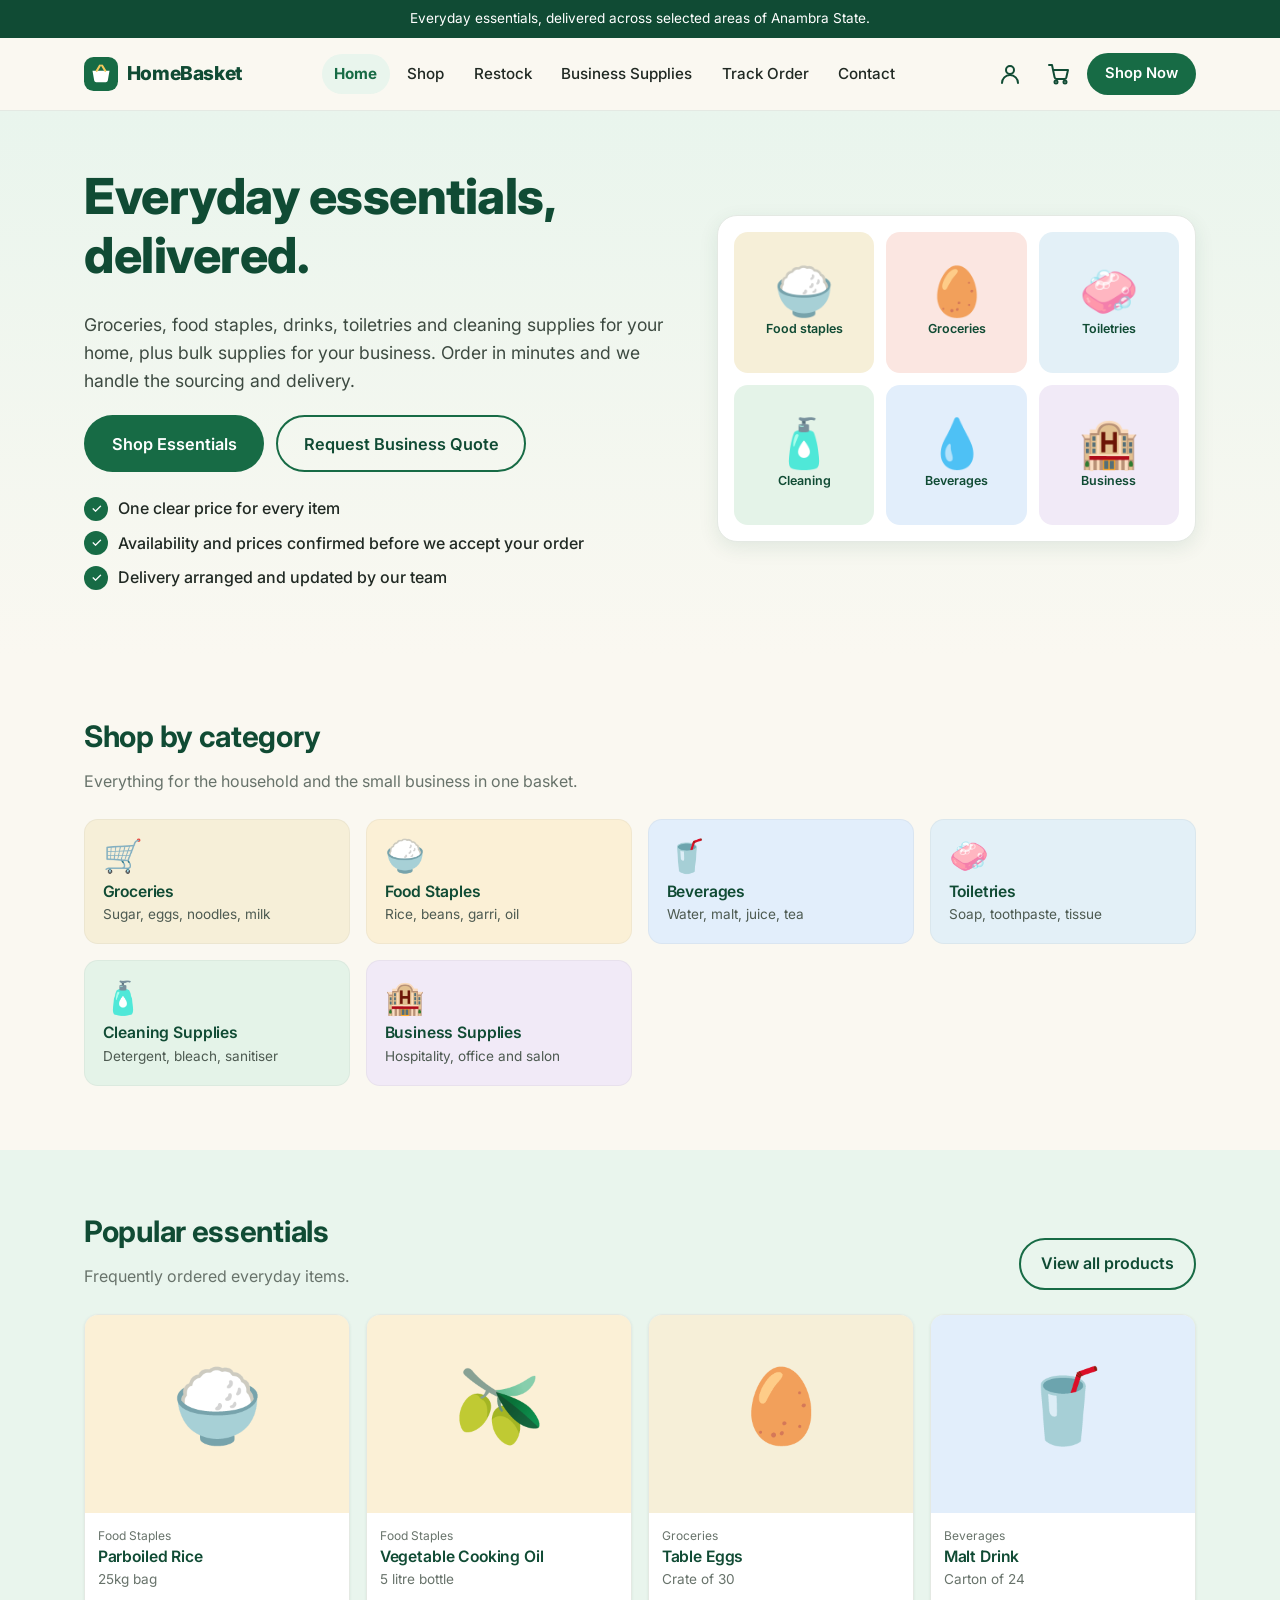
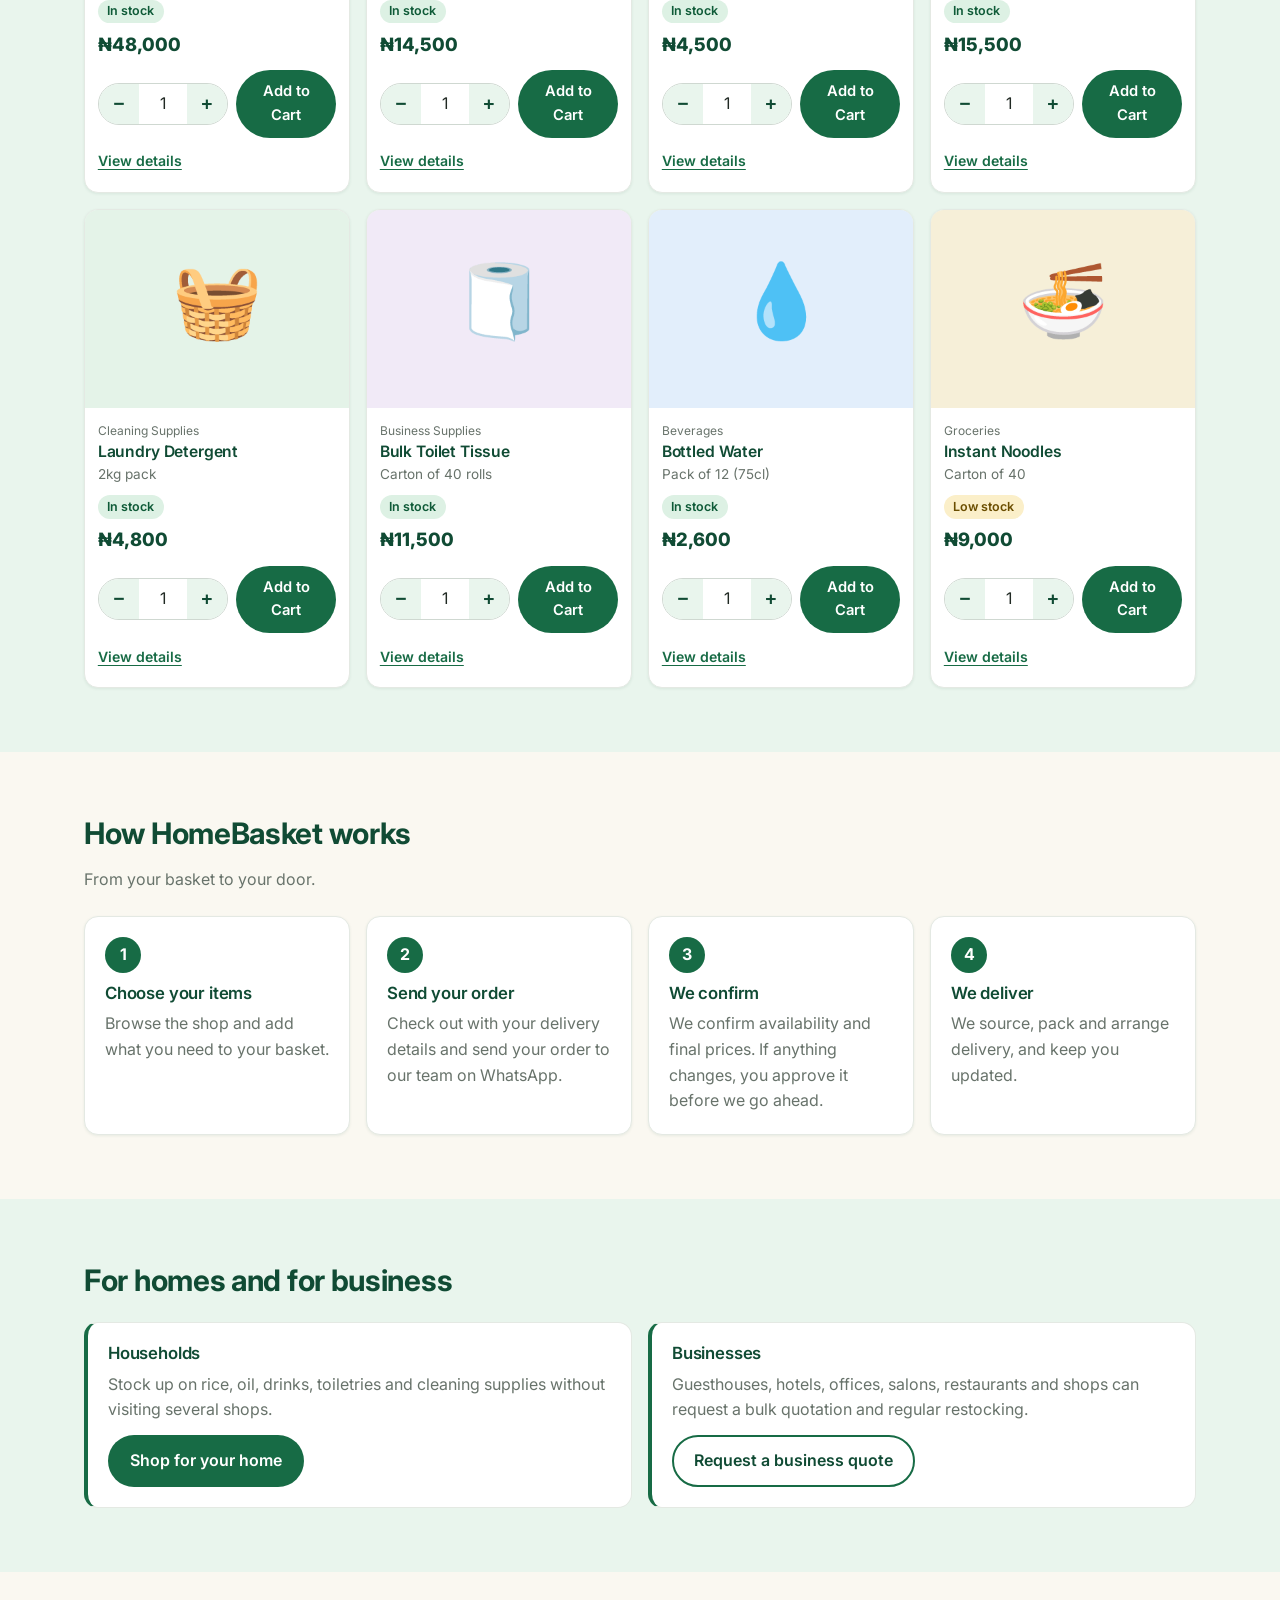
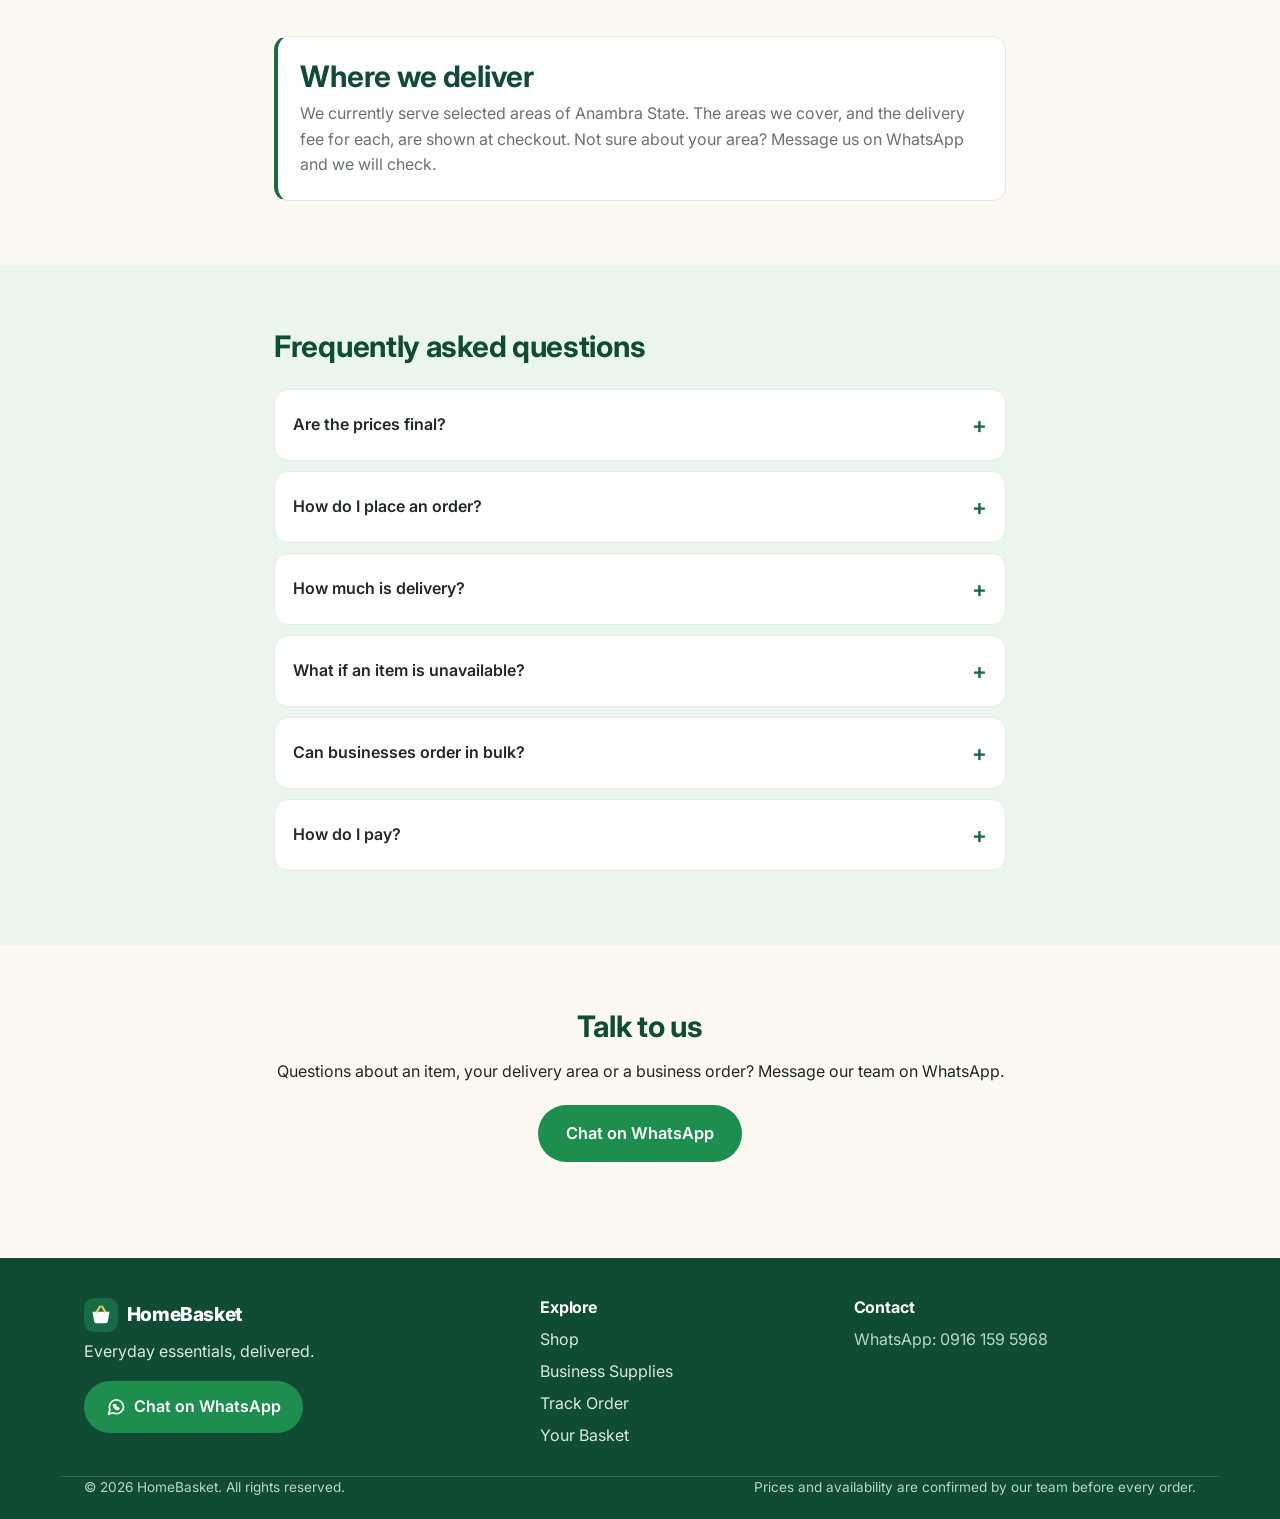
<file: index.html>
<!DOCTYPE html>
<html lang="en-NG">
<head>
<meta charset="utf-8">
<meta name="viewport" content="width=device-width, initial-scale=1">
<title>HomeBasket — Everyday essentials, delivered</title>
<meta name="description" content="Order groceries, food staples, beverages, toiletries, cleaning and business supplies from one place. HomeBasket confirms availability and prices before every order and arranges delivery.">
<meta name="theme-color" content="#176B45">
<link rel="icon" href="data:image/svg+xml,%3Csvg xmlns='http://www.w3.org/2000/svg' viewBox='0 0 100 100'%3E%3Ctext y='.9em' font-size='90'%3E%F0%9F%A7%BA%3C/text%3E%3C/svg%3E">
<link rel="preconnect" href="https://fonts.googleapis.com">
<link rel="preconnect" href="https://fonts.gstatic.com" crossorigin>
<link href="https://fonts.googleapis.com/css2?family=Inter:wght@400;500;600;700;800&amp;display=swap" rel="stylesheet">
<link rel="stylesheet" href="assets/css/styles.css">
<link rel="stylesheet" href="assets/css/components.css">
</head>
<body data-page="home" data-root="">
<a class="skip-link" href="#main">Skip to content</a>
<div id="site-header"></div>
<main id="main">

<section class="hero">
  <div class="container hero-grid">
    <div class="hero-copy">
      <h1>Everyday essentials, delivered.</h1>
      <p class="lead">Groceries, food staples, drinks, toiletries and cleaning supplies for your home, plus bulk supplies for your business. Order in minutes and we handle the sourcing and delivery.</p>
      <div class="btn-row">
        <a class="btn btn-primary btn-lg" href="pages/shop.html">Shop Essentials</a>
        <a class="btn btn-outline btn-lg" href="pages/business-supplies.html">Request Business Quote</a>
      </div>
      <ul class="trust-list">
        <li><span class="trust-icon" aria-hidden="true">&#10003;</span>One clear price for every item</li>
        <li><span class="trust-icon" aria-hidden="true">&#10003;</span>Availability and prices confirmed before we accept your order</li>
        <li><span class="trust-icon" aria-hidden="true">&#10003;</span>Delivery arranged and updated by our team</li>
      </ul>
    </div>
    <div class="hero-visual" aria-hidden="true">
      <div class="hero-board">
        <div class="tile tile-1"><span>🍚</span><small>Food staples</small></div>
        <div class="tile tile-2"><span>🥚</span><small>Groceries</small></div>
        <div class="tile tile-3"><span>🧼</span><small>Toiletries</small></div>
        <div class="tile tile-4"><span>🧴</span><small>Cleaning</small></div>
        <div class="tile tile-5"><span>💧</span><small>Beverages</small></div>
        <div class="tile tile-6"><span>🏨</span><small>Business</small></div>
      </div>
    </div>
  </div>
</section>

<section class="section" aria-labelledby="cat-title">
  <div class="container">
    <div class="section-head"><h2 id="cat-title">Shop by category</h2><p>Everything for the household and the small business in one basket.</p></div>
    <div class="category-grid" id="category-grid"></div>
  </div>
</section>

<section class="section section-tint" aria-labelledby="pop-title">
  <div class="container">
    <div class="section-head row"><div><h2 id="pop-title">Popular essentials</h2><p>Frequently ordered everyday items.</p></div>
      <a class="btn btn-outline" href="pages/shop.html">View all products</a></div>
    <div class="product-grid" id="popular-grid"></div>
  </div>
</section>

<section class="section" id="how-it-works" aria-labelledby="how-title">
  <div class="container">
    <div class="section-head"><h2 id="how-title">How HomeBasket works</h2><p>From your basket to your door.</p></div>
    <ol class="steps">
      <li><span class="step-num">1</span><h3>Choose your items</h3><p>Browse the shop and add what you need to your basket.</p></li>
      <li><span class="step-num">2</span><h3>Send your order</h3><p>Check out with your delivery details and send your order to our team on WhatsApp.</p></li>
      <li><span class="step-num">3</span><h3>We confirm</h3><p>We confirm availability and final prices. If anything changes, you approve it before we go ahead.</p></li>
      <li><span class="step-num">4</span><h3>We deliver</h3><p>We source, pack and arrange delivery, and keep you updated.</p></li>
    </ol>
  </div>
</section>

<section class="section section-tint" aria-labelledby="who-title">
  <div class="container">
    <div class="section-head"><h2 id="who-title">For homes and for business</h2></div>
    <div class="why-grid two">
      <div class="why-card"><h3>Households</h3><p>Stock up on rice, oil, drinks, toiletries and cleaning supplies without visiting several shops.</p><a class="btn btn-primary" href="pages/shop.html">Shop for your home</a></div>
      <div class="why-card"><h3>Businesses</h3><p>Guesthouses, hotels, offices, salons, restaurants and shops can request a bulk quotation and regular restocking.</p><a class="btn btn-outline" href="pages/business-supplies.html">Request a business quote</a></div>
    </div>
  </div>
</section>

<section class="section" aria-labelledby="areas-title">
  <div class="container narrow">
    <div class="notice-card">
      <h2 id="areas-title">Where we deliver</h2>
      <p>We currently serve selected areas of Anambra State. The areas we cover, and the delivery fee for each, are shown at checkout. Not sure about your area? Message us on WhatsApp and we will check.</p>
    </div>
  </div>
</section>

<section class="section section-tint" aria-labelledby="faq-title">
  <div class="container narrow">
    <div class="section-head"><h2 id="faq-title">Frequently asked questions</h2></div>
    <div class="faq">
      <details><summary>Are the prices final?</summary><p>You see one HomeBasket price for each item. We confirm availability and current prices before accepting your order. If anything changes, we send you a final quotation to approve first.</p></details>
      <details><summary>How do I place an order?</summary><p>Add items to your basket, enter your delivery details at checkout and send the order to us on WhatsApp. Our team replies to confirm.</p></details>
      <details><summary>How much is delivery?</summary><p>The delivery fee depends on your area and is shown at checkout. If your area is not listed, we will confirm the fee with you.</p></details>
      <details><summary>What if an item is unavailable?</summary><p>We tell you before your order is confirmed and suggest an alternative where possible. Nothing is changed without your approval.</p></details>
      <details><summary>Can businesses order in bulk?</summary><p>Yes. Send us your supply list through the business quotation page and we will prepare a quotation.</p></details>
      <details><summary>How do I pay?</summary><p>Payment details are shared by our team when your order is confirmed.</p></details>
    </div>
  </div>
</section>

<section class="section" id="contact" aria-labelledby="contact-title">
  <div class="container narrow center">
    <h2 id="contact-title">Talk to us</h2>
    <p>Questions about an item, your delivery area or a business order? Message our team on WhatsApp.</p>
    <div class="btn-row center"><a class="btn btn-whatsapp btn-lg" data-wa="contact" href="#contact">Chat on WhatsApp</a></div>
    <p id="wa-warning" class="note" hidden>WhatsApp ordering will be available soon.</p>
  </div>
</section>

</main>
<div id="site-footer"></div>
<script src="assets/js/config.js"></script>
<script src="assets/js/data-access.js"></script>
<script src="assets/js/products.js"></script>
<script src="assets/js/business-data.js"></script>
<script src="assets/js/store.js"></script>
<script src="assets/js/notifications.js"></script>
<script src="assets/js/app.js"></script>
<script src="assets/js/cart.js"></script>
<script src="assets/js/home.js"></script>
</body>
</html>
</file>
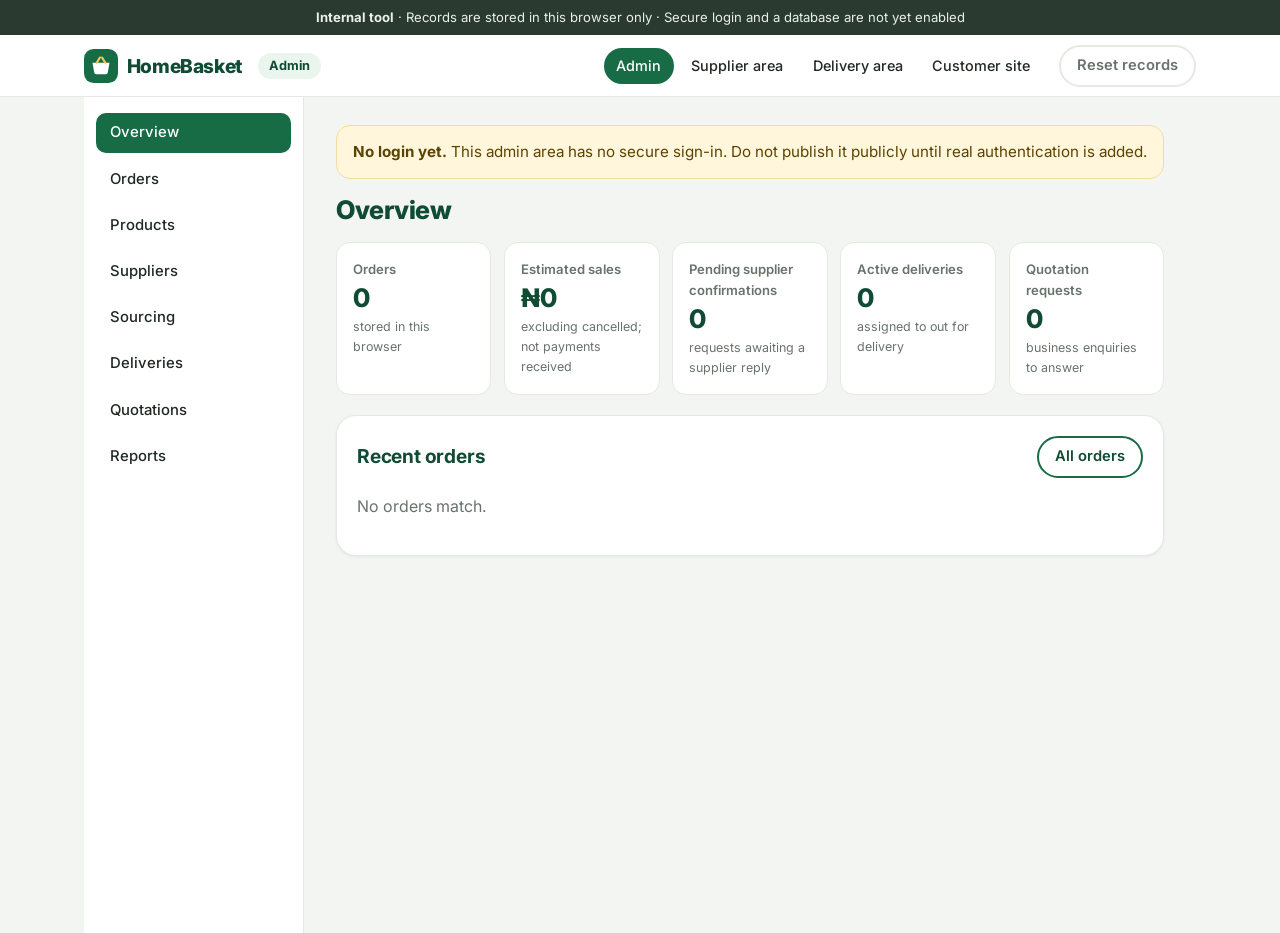
<file: pages/admin.html>
<!DOCTYPE html>
<html lang="en-NG">
<head>
<meta charset="utf-8">
<meta name="viewport" content="width=device-width, initial-scale=1">
<title>Admin — HomeBasket</title>
<meta name="description" content="HomeBasket internal admin area.">
<meta name="robots" content="noindex, nofollow">
<meta name="theme-color" content="#176B45">
<link rel="icon" href="data:image/svg+xml,%3Csvg xmlns='http://www.w3.org/2000/svg' viewBox='0 0 100 100'%3E%3Ctext y='.9em' font-size='90'%3E%F0%9F%A7%BA%3C/text%3E%3C/svg%3E">
<link rel="preconnect" href="https://fonts.googleapis.com">
<link rel="preconnect" href="https://fonts.gstatic.com" crossorigin>
<link href="https://fonts.googleapis.com/css2?family=Inter:wght@400;500;600;700;800&amp;display=swap" rel="stylesheet">
<link rel="stylesheet" href="../assets/css/styles.css">
<link rel="stylesheet" href="../assets/css/components.css">
<link rel="stylesheet" href="../assets/css/dashboard.css">
</head>
<body data-page="admin" data-root="../" data-layout="dashboard" data-role="Admin">
<a class="skip-link" href="#main">Skip to content</a>
<div id="site-header"></div>
<main id="main">
<div class="container dash-layout">
  <nav class="dash-nav" id="admin-nav" aria-label="Admin sections"></nav>
  <div class="dash-main">
    <div class="alert alert-warn" role="note"><strong>No login yet.</strong> This admin area has no secure sign-in. Do not publish it publicly until real authentication is added.</div>
    <div id="admin-root"></div>
  </div>
</div>
</main>

<script src="../assets/js/config.js"></script>
<script src="../assets/js/data-access.js"></script>
<script src="../assets/js/products.js"></script>
<script src="../assets/js/business-data.js"></script>
<script src="../assets/js/store.js"></script>
<script src="../assets/js/notifications.js"></script>
<script src="../assets/js/app.js"></script>
<script src="../assets/js/cart.js"></script>
<script src="../assets/js/suppliers.js"></script>
<script src="../assets/js/deliveries.js"></script>
<script src="../assets/js/business.js"></script>
<script src="../assets/js/admin.js"></script>
</body>
</html>
</file>
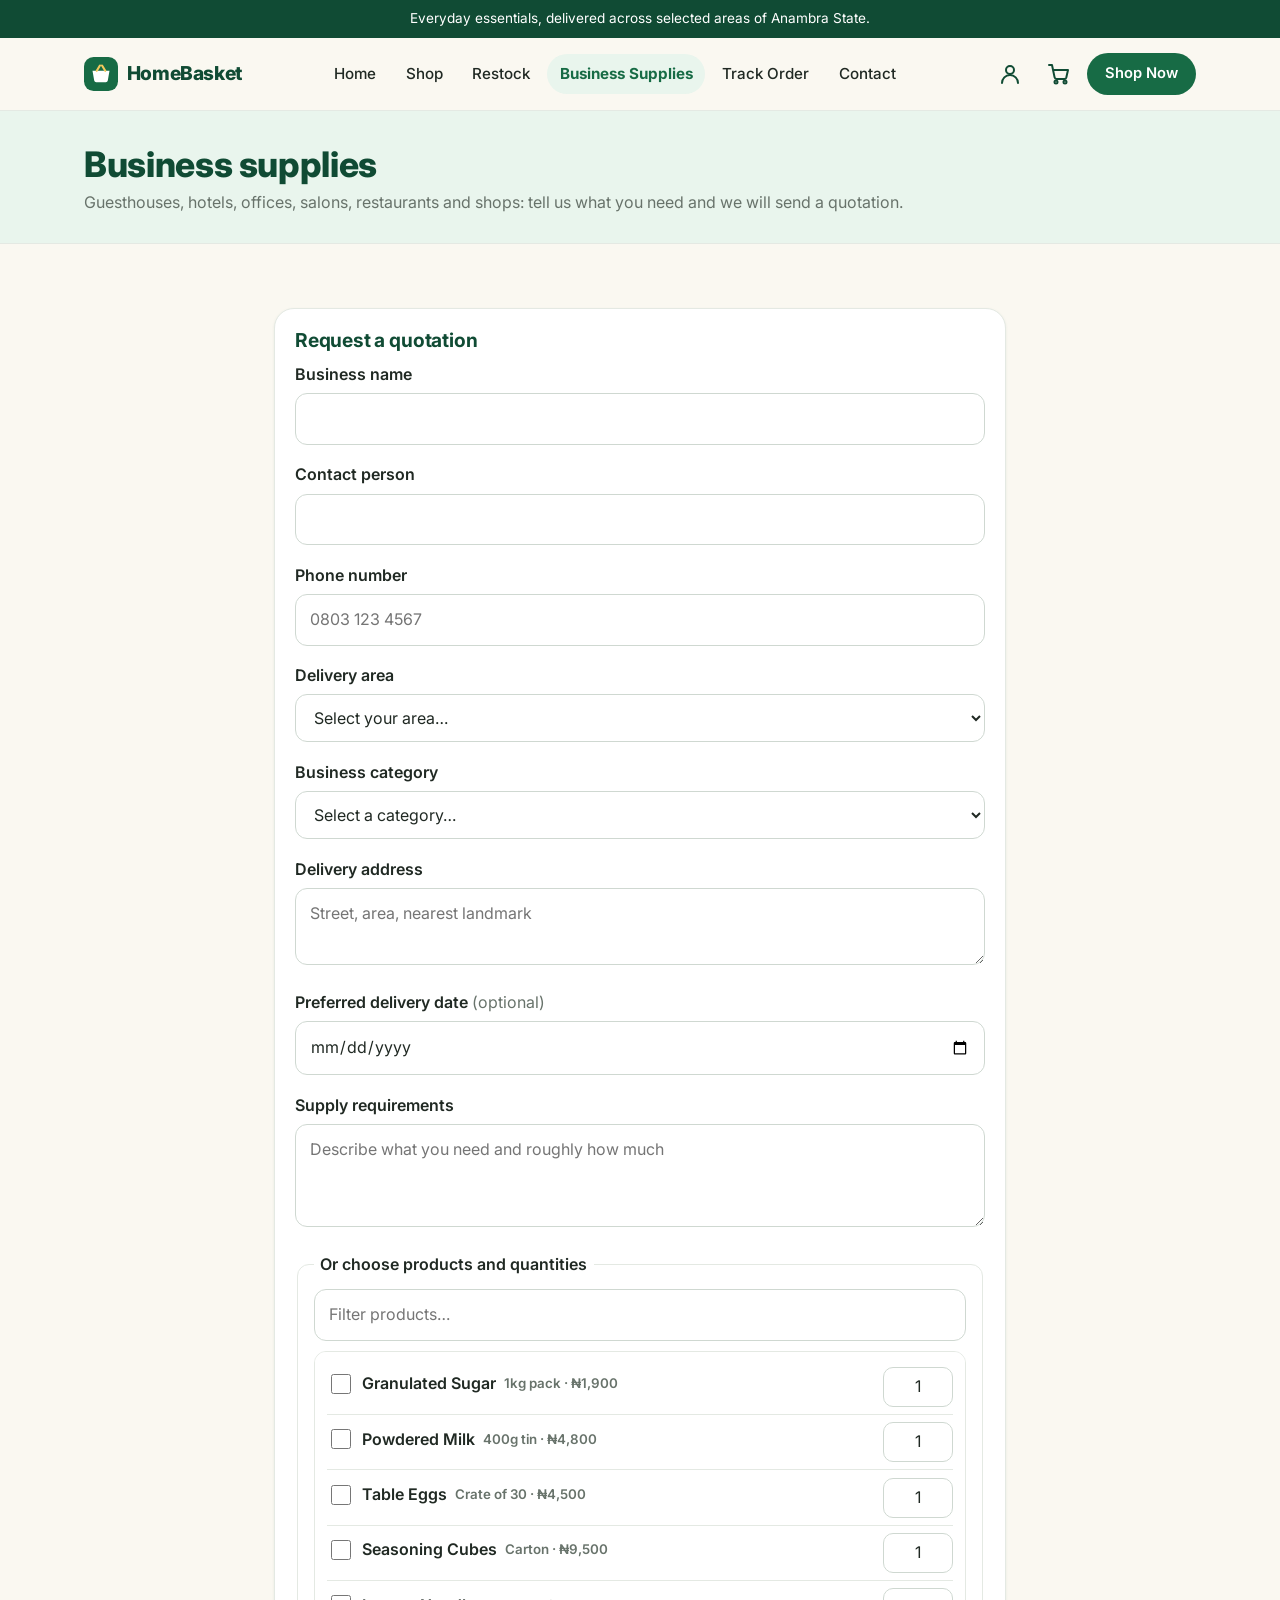
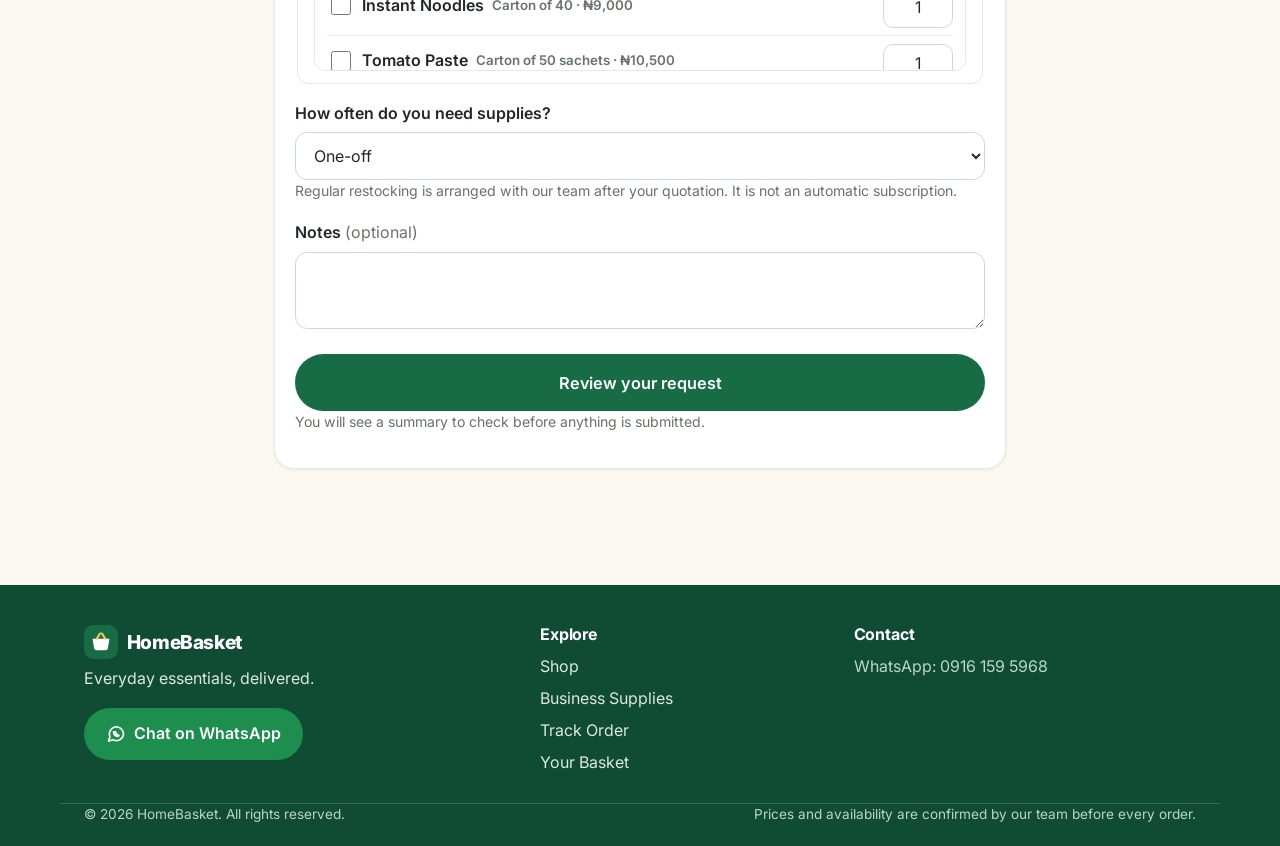
<file: pages/business-supplies.html>
<!DOCTYPE html>
<html lang="en-NG">
<head>
<meta charset="utf-8">
<meta name="viewport" content="width=device-width, initial-scale=1">
<title>Business supplies — HomeBasket</title>
<meta name="description" content="Request a bulk quotation for guesthouses, hotels, offices, salons, restaurants and shops. HomeBasket sources everyday supplies and delivers.">
<meta name="theme-color" content="#176B45">
<link rel="icon" href="data:image/svg+xml,%3Csvg xmlns='http://www.w3.org/2000/svg' viewBox='0 0 100 100'%3E%3Ctext y='.9em' font-size='90'%3E%F0%9F%A7%BA%3C/text%3E%3C/svg%3E">
<link rel="preconnect" href="https://fonts.googleapis.com">
<link rel="preconnect" href="https://fonts.gstatic.com" crossorigin>
<link href="https://fonts.googleapis.com/css2?family=Inter:wght@400;500;600;700;800&amp;display=swap" rel="stylesheet">
<link rel="stylesheet" href="../assets/css/styles.css">
<link rel="stylesheet" href="../assets/css/components.css">
</head>
<body data-page="business" data-root="../">
<a class="skip-link" href="#main">Skip to content</a>
<div id="site-header"></div>
<main id="main">
<section class="page-head"><div class="container"><h1>Business supplies</h1><p>Guesthouses, hotels, offices, salons, restaurants and shops: tell us what you need and we will send a quotation.</p></div></section>
<section class="section"><div class="container narrow">
<form id="business-form" class="form-card" novalidate>
  <h2>Request a quotation</h2>
  <div class="field"><label for="businessName">Business name</label><input id="businessName" name="businessName" type="text" aria-describedby="err-businessName"><p class="field-error" id="err-businessName" role="alert"></p></div>
  <div class="field"><label for="contact">Contact person</label><input id="contact" name="contact" type="text" autocomplete="name" aria-describedby="err-contact"><p class="field-error" id="err-contact" role="alert"></p></div>
  <div class="field"><label for="phone">Phone number</label><input id="phone" name="phone" type="tel" inputmode="tel" autocomplete="tel" placeholder="0803 123 4567" aria-describedby="err-phone"><p class="field-error" id="err-phone" role="alert"></p></div>
  <div class="field"><label for="area">Delivery area</label><select id="area" name="area" aria-describedby="err-area"><option value="">Loading areas…</option></select><p class="field-error" id="err-area" role="alert"></p></div>
  <div class="field"><label for="category">Business category</label><select id="category" name="category" aria-describedby="err-category"><option value="">Select a category…</option><option>Hotel</option><option>Guesthouse</option><option>Restaurant</option><option>Salon</option><option>Office</option><option>Shop</option><option>Other</option></select><p class="field-error" id="err-category" role="alert"></p></div>
  <div class="field"><label for="deliveryAddress">Delivery address</label><textarea id="deliveryAddress" name="deliveryAddress" rows="2" placeholder="Street, area, nearest landmark" aria-describedby="err-deliveryAddress"></textarea><p class="field-error" id="err-deliveryAddress" role="alert"></p></div>
  <div class="field"><label for="preferredDate">Preferred delivery date <span class="optional">(optional)</span></label><input id="preferredDate" name="preferredDate" type="date" aria-describedby="err-preferredDate"><p class="field-error" id="err-preferredDate" role="alert"></p></div>
  <div class="field"><label for="requirements">Supply requirements</label><textarea id="requirements" name="requirements" rows="3" placeholder="Describe what you need and roughly how much" aria-describedby="err-requirements"></textarea><p class="field-error" id="err-requirements" role="alert"></p></div>
  <fieldset class="field"><legend>Or choose products and quantities</legend>
    <label for="item-filter" class="sr-only">Filter products</label><input id="item-filter" type="search" placeholder="Filter products…">
    <div id="item-picker" class="item-picker"></div><p class="field-error" id="err-items" role="alert"></p></fieldset>
  <div class="field"><label for="frequency">How often do you need supplies?</label><select id="frequency" name="frequency"><option>One-off</option><option>Weekly</option><option>Every two weeks</option><option>Monthly</option></select><p class="note">Regular restocking is arranged with our team after your quotation. It is not an automatic subscription.</p></div>
  <div class="field"><label for="notes">Notes <span class="optional">(optional)</span></label><textarea id="notes" name="notes" rows="2"></textarea></div>
  <button type="submit" class="btn btn-primary btn-lg btn-block" id="submit-quote">Review your request</button>
  <p class="note">You will see a summary to check before anything is submitted.</p>
</form>
<div id="quote-review" class="form-card" hidden>
  <h2 id="review-heading" tabindex="-1">Review your quotation request</h2>
  <div id="review-body"></div>
  <p class="note">HomeBasket will check availability and confirm your quotation. Submitting this request does not contact suppliers, and the totals shown are indicative, not a quotation.</p>
  <div class="btn-row"><button type="button" class="btn btn-primary btn-lg" id="review-confirm">Request Quotation</button><button type="button" class="btn btn-outline" id="review-edit">Edit request</button></div>
</div>
<div id="quote-done" class="success-card" hidden>
  <div class="success-icon" aria-hidden="true">📋</div>
  <h2 id="quote-heading" tabindex="-1">Your quotation request is ready</h2>
  <p class="lead">Reference <strong id="quote-ref"></strong>. <strong>Send it to our team on WhatsApp</strong> so we can prepare your quotation.</p>
  <div id="quote-summary" class="text-left"></div>
  <p class="note"><strong>What happens next:</strong> HomeBasket will check availability and confirm your quotation. Submitting this request does not contact suppliers. The prices shown are indicative, not a quotation. This request is kept in this browser only until you send it to us on WhatsApp: it is not saved to a database or sent to suppliers.</p>
  <div class="btn-row center"><button type="button" class="btn btn-whatsapp btn-lg" id="quote-wa">Send quotation request on WhatsApp</button><a class="btn btn-outline" href="business-supplies.html">New request</a></div>
</div>
</div></section>
</main>
<div id="site-footer"></div>
<script src="../assets/js/config.js"></script>
<script src="../assets/js/data-access.js"></script>
<script src="../assets/js/products.js"></script>
<script src="../assets/js/business-data.js"></script>
<script src="../assets/js/store.js"></script>
<script src="../assets/js/notifications.js"></script>
<script src="../assets/js/app.js"></script>
<script src="../assets/js/cart.js"></script>
<script src="../assets/js/business.js"></script>
</body>
</html>
</file>
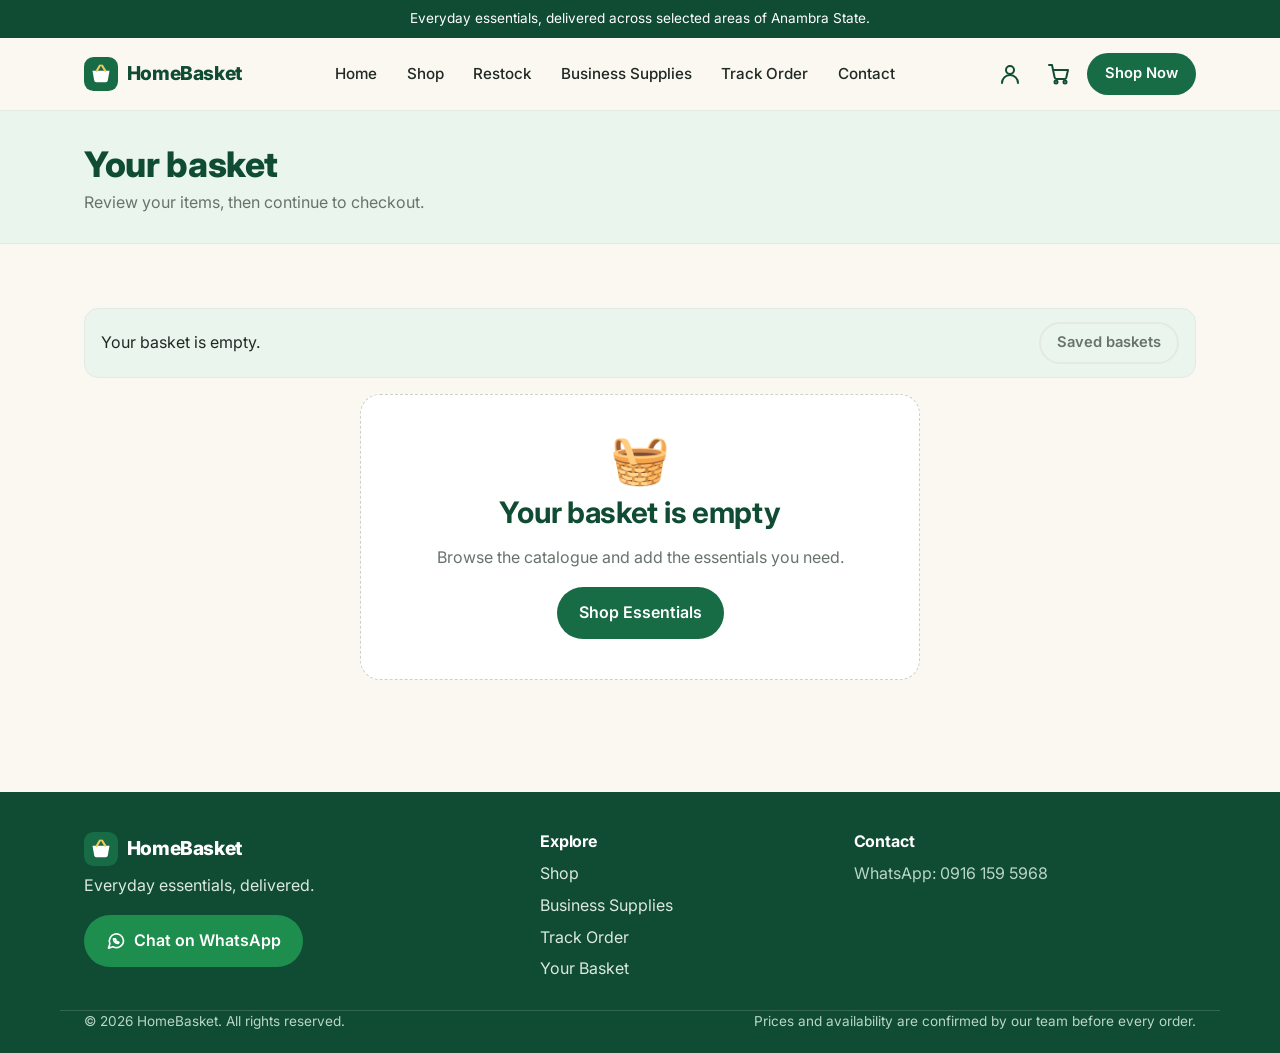
<file: pages/cart.html>
<!DOCTYPE html>
<html lang="en-NG">
<head>
<meta charset="utf-8">
<meta name="viewport" content="width=device-width, initial-scale=1">
<title>Your basket — HomeBasket</title>
<meta name="description" content="Review the items in your HomeBasket basket, change quantities and continue to checkout.">
<meta name="theme-color" content="#176B45">
<link rel="icon" href="data:image/svg+xml,%3Csvg xmlns='http://www.w3.org/2000/svg' viewBox='0 0 100 100'%3E%3Ctext y='.9em' font-size='90'%3E%F0%9F%A7%BA%3C/text%3E%3C/svg%3E">
<link rel="preconnect" href="https://fonts.googleapis.com">
<link rel="preconnect" href="https://fonts.gstatic.com" crossorigin>
<link href="https://fonts.googleapis.com/css2?family=Inter:wght@400;500;600;700;800&amp;display=swap" rel="stylesheet">
<link rel="stylesheet" href="../assets/css/styles.css">
<link rel="stylesheet" href="../assets/css/components.css">
</head>
<body data-page="cart" data-root="../">
<a class="skip-link" href="#main">Skip to content</a>
<div id="site-header"></div>
<main id="main">
<section class="page-head"><div class="container"><h1>Your basket</h1><p>Review your items, then continue to checkout.</p></div></section><section class="section"><div class="container"><div id="save-basket-bar"></div><div id="cart-root"></div></div></section>
</main>
<div id="site-footer"></div>
<script src="../assets/js/config.js"></script>
<script src="../assets/js/data-access.js"></script>
<script src="../assets/js/products.js"></script>
<script src="../assets/js/business-data.js"></script>
<script src="../assets/js/store.js"></script>
<script src="../assets/js/notifications.js"></script>
<script src="../assets/js/app.js"></script>
<script src="../assets/js/cart.js"></script>
<script src="../assets/js/saved-baskets.js"></script>
</body>
</html>
</file>
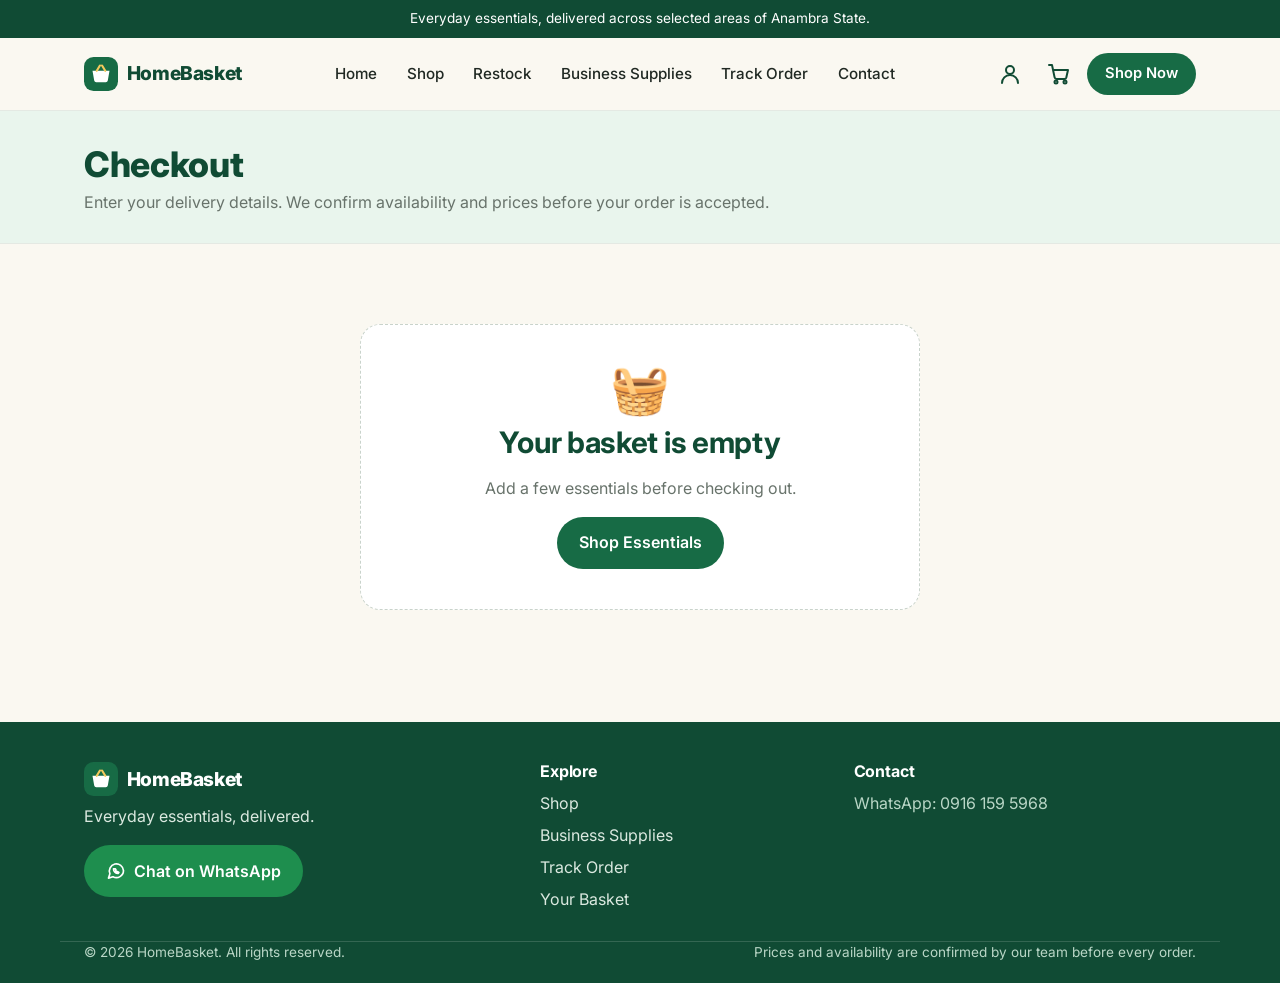
<file: pages/checkout.html>
<!DOCTYPE html>
<html lang="en-NG">
<head>
<meta charset="utf-8">
<meta name="viewport" content="width=device-width, initial-scale=1">
<title>Checkout — HomeBasket</title>
<meta name="description" content="Enter your delivery details and send your HomeBasket order to our team on WhatsApp.">
<meta name="theme-color" content="#176B45">
<link rel="icon" href="data:image/svg+xml,%3Csvg xmlns='http://www.w3.org/2000/svg' viewBox='0 0 100 100'%3E%3Ctext y='.9em' font-size='90'%3E%F0%9F%A7%BA%3C/text%3E%3C/svg%3E">
<link rel="preconnect" href="https://fonts.googleapis.com">
<link rel="preconnect" href="https://fonts.gstatic.com" crossorigin>
<link href="https://fonts.googleapis.com/css2?family=Inter:wght@400;500;600;700;800&amp;display=swap" rel="stylesheet">
<link rel="stylesheet" href="../assets/css/styles.css">
<link rel="stylesheet" href="../assets/css/components.css">
</head>
<body data-page="checkout" data-root="../">
<a class="skip-link" href="#main">Skip to content</a>
<div id="site-header"></div>
<main id="main">
<section class="page-head"><div class="container"><h1>Checkout</h1><p>Enter your delivery details. We confirm availability and prices before your order is accepted.</p></div></section>
<section class="section"><div class="container">
<div id="checkout-root">
  <div class="checkout-layout">
    <form id="checkout-form" class="form-card" novalidate>
      <h2>Delivery details</h2>
      <div class="field"><label for="name">Full name</label><input id="name" name="name" type="text" autocomplete="name" aria-describedby="err-name"><p class="field-error" id="err-name" role="alert"></p></div>
      <div class="field"><label for="phone">Phone number</label><input id="phone" name="phone" type="tel" inputmode="tel" autocomplete="tel" placeholder="0803 123 4567 or +234 803 123 4567" aria-describedby="err-phone"><p class="field-error" id="err-phone" role="alert"></p></div>
      <div class="field"><label for="zone">Delivery area</label><select id="zone" name="zone" aria-describedby="err-zone"><option value="">Loading areas…</option></select><p class="field-error" id="err-zone" role="alert"></p></div>
      <div class="field"><label for="address">Delivery address</label><textarea id="address" name="address" rows="3" placeholder="House number, street, nearest landmark" aria-describedby="err-address"></textarea><p class="field-error" id="err-address" role="alert"></p></div>
      <div class="field"><label for="instructions">Delivery instructions <span class="optional">(optional)</span></label><textarea id="instructions" name="instructions" rows="2" placeholder="e.g. Call on arrival"></textarea></div>
      <fieldset class="field"><legend>Delivery option</legend>
        <label class="check-row"><input type="radio" name="option" value="standard" checked> Standard delivery</label>
        <label class="check-row"><input type="radio" name="option" value="scheduled"> Scheduled delivery (choose a date)</label></fieldset>
      <div class="field" id="date-field" hidden><label for="date">Preferred delivery date</label><input id="date" name="date" type="date" aria-describedby="err-date"><p class="field-error" id="err-date" role="alert"></p></div>
      <button type="submit" class="btn btn-primary btn-lg btn-block" id="place-order">Place order request</button>
      <p class="note">After you place your request, send it to our team on WhatsApp. We confirm availability and prices before accepting your order. Payment details are shared when your order is confirmed.</p>
    </form>
    <aside class="summary-card" aria-label="Order summary">
      <h2>Order summary</h2>
      <ul class="summary-items" id="summary-items"></ul>
      <dl class="summary-rows">
        <div><dt>Subtotal</dt><dd id="sum-sub"></dd></div>
        <div><dt>Delivery fee</dt><dd id="sum-fee"></dd></div>
        <div class="total"><dt>Estimated total</dt><dd id="sum-total"></dd></div>
      </dl>
      <p class="note">Estimated until our team confirms availability and prices.</p>
      <a class="link-btn" href="cart.html">Edit basket</a>
    </aside>
  </div>
</div>
<div id="order-done" class="success-card" hidden>
  <div class="success-icon" aria-hidden="true">🧺</div>
  <h2 id="order-done-heading" tabindex="-1">Your order request is ready</h2>
  <p class="lead">Your reference is <strong id="done-ref"></strong>. <strong>Now send it to our team on WhatsApp</strong>: your message is prepared, you only need to press Send.</p>
  <ul class="summary-items done-items" id="done-summary"></ul>
  <p>Estimated total: <strong id="done-total"></strong></p>
  <div class="btn-row center"><button type="button" class="btn btn-whatsapp btn-lg" id="done-wa">Send order on WhatsApp</button><a class="btn btn-outline" id="track-link" href="track-order.html">Track this order</a><a class="btn btn-ghost" href="shop.html">Continue shopping</a></div>
  <ul class="check-list"><li>We confirm availability and final prices before accepting your order.</li><li>If anything changes you approve it first.</li><li>Payment details are shared when your order is confirmed.</li></ul>
</div>
</div></section>
</main>
<div id="site-footer"></div>
<script src="../assets/js/config.js"></script>
<script src="../assets/js/data-access.js"></script>
<script src="../assets/js/products.js"></script>
<script src="../assets/js/business-data.js"></script>
<script src="../assets/js/store.js"></script>
<script src="../assets/js/notifications.js"></script>
<script src="../assets/js/app.js"></script>
<script src="../assets/js/cart.js"></script>
<script src="../assets/js/checkout.js"></script>
</body>
</html>
</file>
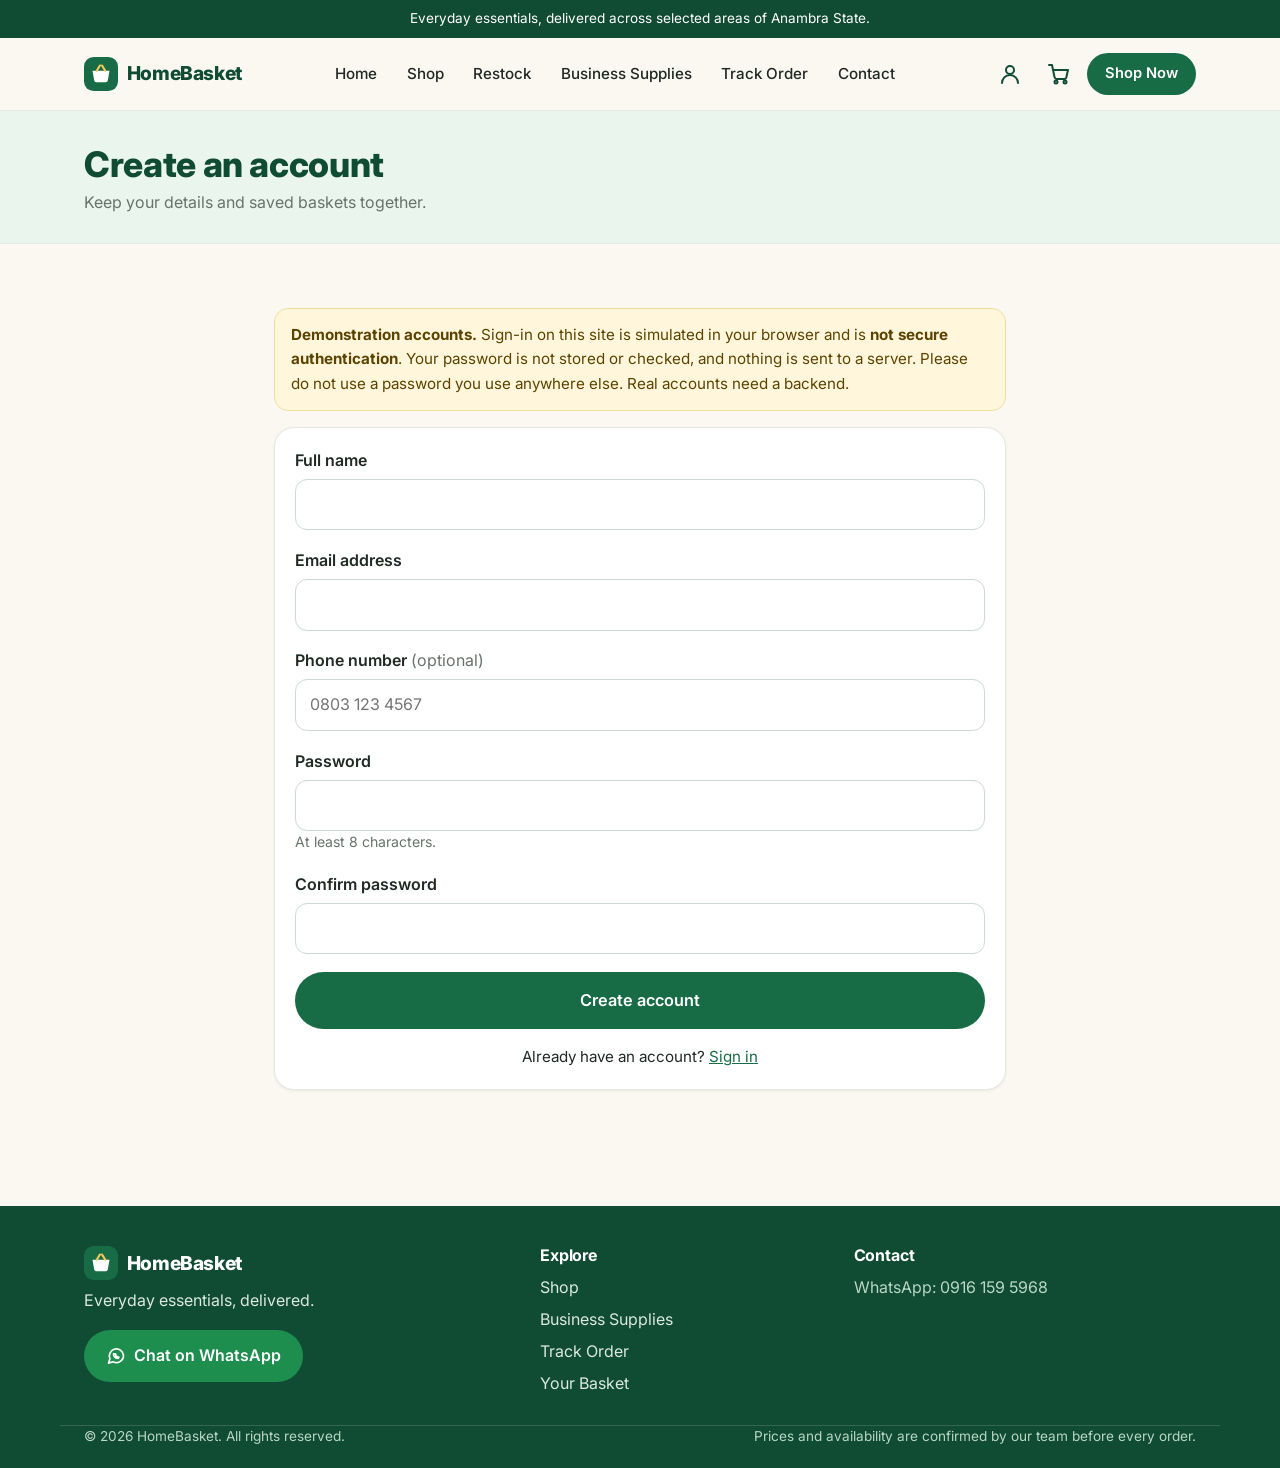
<file: pages/create-account.html>
<!DOCTYPE html>
<html lang="en-NG">
<head>
<meta charset="utf-8">
<meta name="viewport" content="width=device-width, initial-scale=1">
<title>Create account — HomeBasket</title>
<meta name="description" content="Create a HomeBasket account.">
<meta name="theme-color" content="#176B45">
<link rel="icon" href="data:image/svg+xml,%3Csvg xmlns='http://www.w3.org/2000/svg' viewBox='0 0 100 100'%3E%3Ctext y='.9em' font-size='90'%3E%F0%9F%A7%BA%3C/text%3E%3C/svg%3E">
<link rel="preconnect" href="https://fonts.googleapis.com">
<link rel="preconnect" href="https://fonts.gstatic.com" crossorigin>
<link href="https://fonts.googleapis.com/css2?family=Inter:wght@400;500;600;700;800&amp;display=swap" rel="stylesheet">
<link rel="stylesheet" href="../assets/css/styles.css">
<link rel="stylesheet" href="../assets/css/components.css">
</head>
<body data-page="account" data-root="../">
<a class="skip-link" href="#main">Skip to content</a>
<div id="site-header"></div>
<main id="main">
<section class="page-head"><div class="container"><h1>Create an account</h1><p>Keep your details and saved baskets together.</p></div></section>
<section class="section"><div class="container narrow">
<div class="alert alert-warn" role="note"><strong>Demonstration accounts.</strong> Sign-in on this site is simulated in your browser and is <strong>not secure authentication</strong>. Your password is not stored or checked, and nothing is sent to a server. Please do not use a password you use anywhere else. Real accounts need a backend.</div>
<form id="signup-form" class="form-card" novalidate>
  <p class="field-error" id="form-error" role="alert"></p>
  <div class="field"><label for="name">Full name</label><input id="name" name="name" type="text" autocomplete="name" aria-describedby="err-name"><p class="field-error" id="err-name" role="alert"></p></div>
  <div class="field"><label for="email">Email address</label><input id="email" name="email" type="email" autocomplete="email" aria-describedby="err-email"><p class="field-error" id="err-email" role="alert"></p></div>
  <div class="field"><label for="phone">Phone number <span class="optional">(optional)</span></label><input id="phone" name="phone" type="tel" inputmode="tel" autocomplete="tel" placeholder="0803 123 4567" aria-describedby="err-phone"><p class="field-error" id="err-phone" role="alert"></p></div>
  <div class="field"><label for="password">Password</label><input id="password" name="password" type="password" autocomplete="new-password" aria-describedby="err-password"><p class="note">At least 8 characters.</p><p class="field-error" id="err-password" role="alert"></p></div>
  <div class="field"><label for="confirmPassword">Confirm password</label><input id="confirmPassword" name="confirmPassword" type="password" autocomplete="new-password" aria-describedby="err-confirmPassword"><p class="field-error" id="err-confirmPassword" role="alert"></p></div>
  <button type="submit" class="btn btn-primary btn-lg btn-block">Create account</button>
  <p class="form-links">Already have an account? <a href="login.html">Sign in</a></p>
</form>
</div></section>
</main>
<div id="site-footer"></div>
<script src="../assets/js/config.js"></script>
<script src="../assets/js/data-access.js"></script>
<script src="../assets/js/products.js"></script>
<script src="../assets/js/business-data.js"></script>
<script src="../assets/js/store.js"></script>
<script src="../assets/js/notifications.js"></script>
<script src="../assets/js/app.js"></script>
<script src="../assets/js/cart.js"></script>
<script src="../assets/js/order-updates.js"></script>
<script src="../assets/js/account.js"></script>
</body>
</html>
</file>
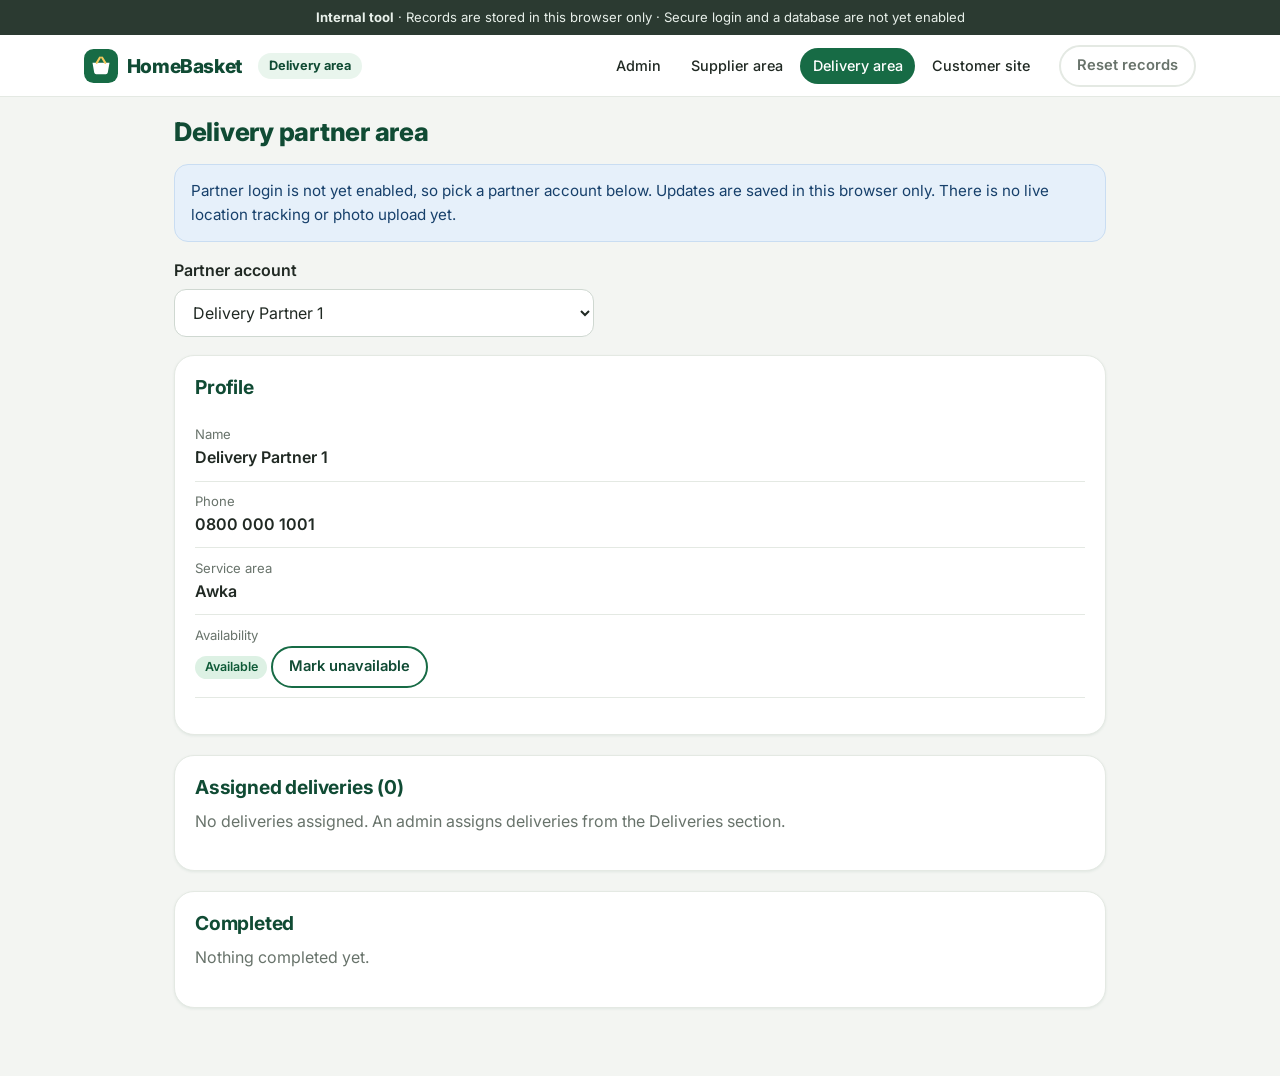
<file: pages/delivery-portal.html>
<!DOCTYPE html>
<html lang="en-NG">
<head>
<meta charset="utf-8">
<meta name="viewport" content="width=device-width, initial-scale=1">
<title>Delivery area — HomeBasket</title>
<meta name="description" content="HomeBasket delivery partner area.">
<meta name="robots" content="noindex, nofollow">
<meta name="theme-color" content="#176B45">
<link rel="icon" href="data:image/svg+xml,%3Csvg xmlns='http://www.w3.org/2000/svg' viewBox='0 0 100 100'%3E%3Ctext y='.9em' font-size='90'%3E%F0%9F%A7%BA%3C/text%3E%3C/svg%3E">
<link rel="preconnect" href="https://fonts.googleapis.com">
<link rel="preconnect" href="https://fonts.gstatic.com" crossorigin>
<link href="https://fonts.googleapis.com/css2?family=Inter:wght@400;500;600;700;800&amp;display=swap" rel="stylesheet">
<link rel="stylesheet" href="../assets/css/styles.css">
<link rel="stylesheet" href="../assets/css/components.css">
<link rel="stylesheet" href="../assets/css/dashboard.css">
</head>
<body data-page="delivery" data-root="../" data-layout="dashboard" data-role="Delivery area">
<a class="skip-link" href="#main">Skip to content</a>
<div id="site-header"></div>
<main id="main">
<div class="container dash-single"><div id="delivery-root"></div></div>
</main>

<script src="../assets/js/config.js"></script>
<script src="../assets/js/data-access.js"></script>
<script src="../assets/js/products.js"></script>
<script src="../assets/js/business-data.js"></script>
<script src="../assets/js/store.js"></script>
<script src="../assets/js/notifications.js"></script>
<script src="../assets/js/app.js"></script>
<script src="../assets/js/cart.js"></script>
<script src="../assets/js/deliveries.js"></script>
<script src="../assets/js/admin.js"></script>
</body>
</html>
</file>
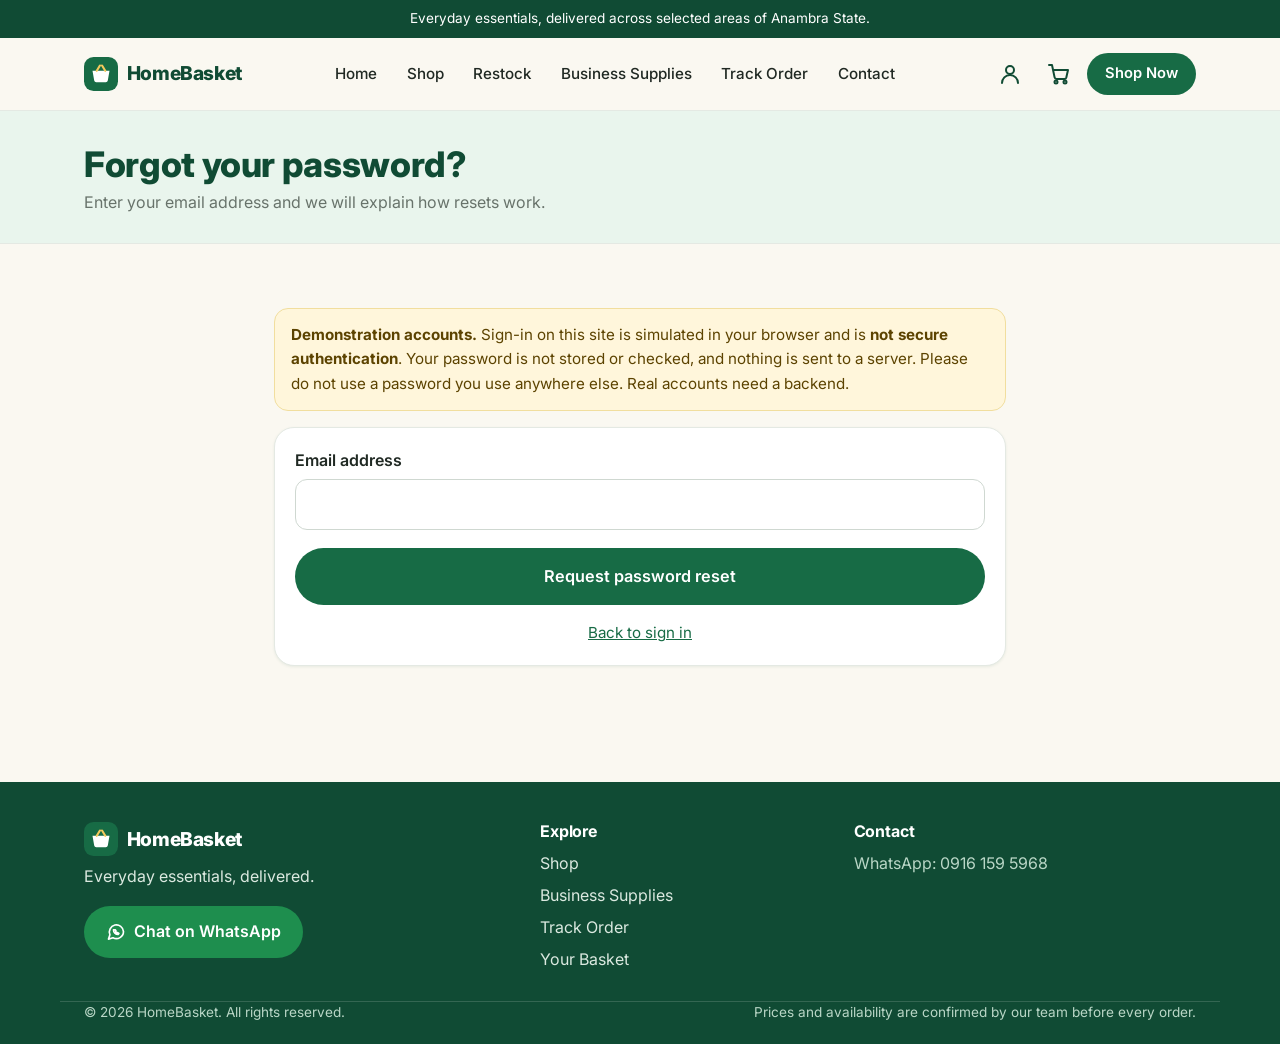
<file: pages/forgot-password.html>
<!DOCTYPE html>
<html lang="en-NG">
<head>
<meta charset="utf-8">
<meta name="viewport" content="width=device-width, initial-scale=1">
<title>Forgot password — HomeBasket</title>
<meta name="description" content="Reset your HomeBasket password.">
<meta name="theme-color" content="#176B45">
<link rel="icon" href="data:image/svg+xml,%3Csvg xmlns='http://www.w3.org/2000/svg' viewBox='0 0 100 100'%3E%3Ctext y='.9em' font-size='90'%3E%F0%9F%A7%BA%3C/text%3E%3C/svg%3E">
<link rel="preconnect" href="https://fonts.googleapis.com">
<link rel="preconnect" href="https://fonts.gstatic.com" crossorigin>
<link href="https://fonts.googleapis.com/css2?family=Inter:wght@400;500;600;700;800&amp;display=swap" rel="stylesheet">
<link rel="stylesheet" href="../assets/css/styles.css">
<link rel="stylesheet" href="../assets/css/components.css">
</head>
<body data-page="account" data-root="../">
<a class="skip-link" href="#main">Skip to content</a>
<div id="site-header"></div>
<main id="main">
<section class="page-head"><div class="container"><h1>Forgot your password?</h1><p>Enter your email address and we will explain how resets work.</p></div></section>
<section class="section"><div class="container narrow">
<div class="alert alert-warn" role="note"><strong>Demonstration accounts.</strong> Sign-in on this site is simulated in your browser and is <strong>not secure authentication</strong>. Your password is not stored or checked, and nothing is sent to a server. Please do not use a password you use anywhere else. Real accounts need a backend.</div>
<form id="forgot-form" class="form-card" novalidate>
  <div class="field"><label for="email">Email address</label><input id="email" name="email" type="email" autocomplete="email" aria-describedby="err-email"><p class="field-error" id="err-email" role="alert"></p></div>
  <button type="submit" class="btn btn-primary btn-lg btn-block">Request password reset</button>
  <p class="form-links"><a href="login.html">Back to sign in</a></p>
</form>
<div id="forgot-result" class="alert alert-info" role="status" tabindex="-1" hidden></div>
</div></section>
</main>
<div id="site-footer"></div>
<script src="../assets/js/config.js"></script>
<script src="../assets/js/data-access.js"></script>
<script src="../assets/js/products.js"></script>
<script src="../assets/js/business-data.js"></script>
<script src="../assets/js/store.js"></script>
<script src="../assets/js/notifications.js"></script>
<script src="../assets/js/app.js"></script>
<script src="../assets/js/cart.js"></script>
<script src="../assets/js/order-updates.js"></script>
<script src="../assets/js/account.js"></script>
</body>
</html>
</file>
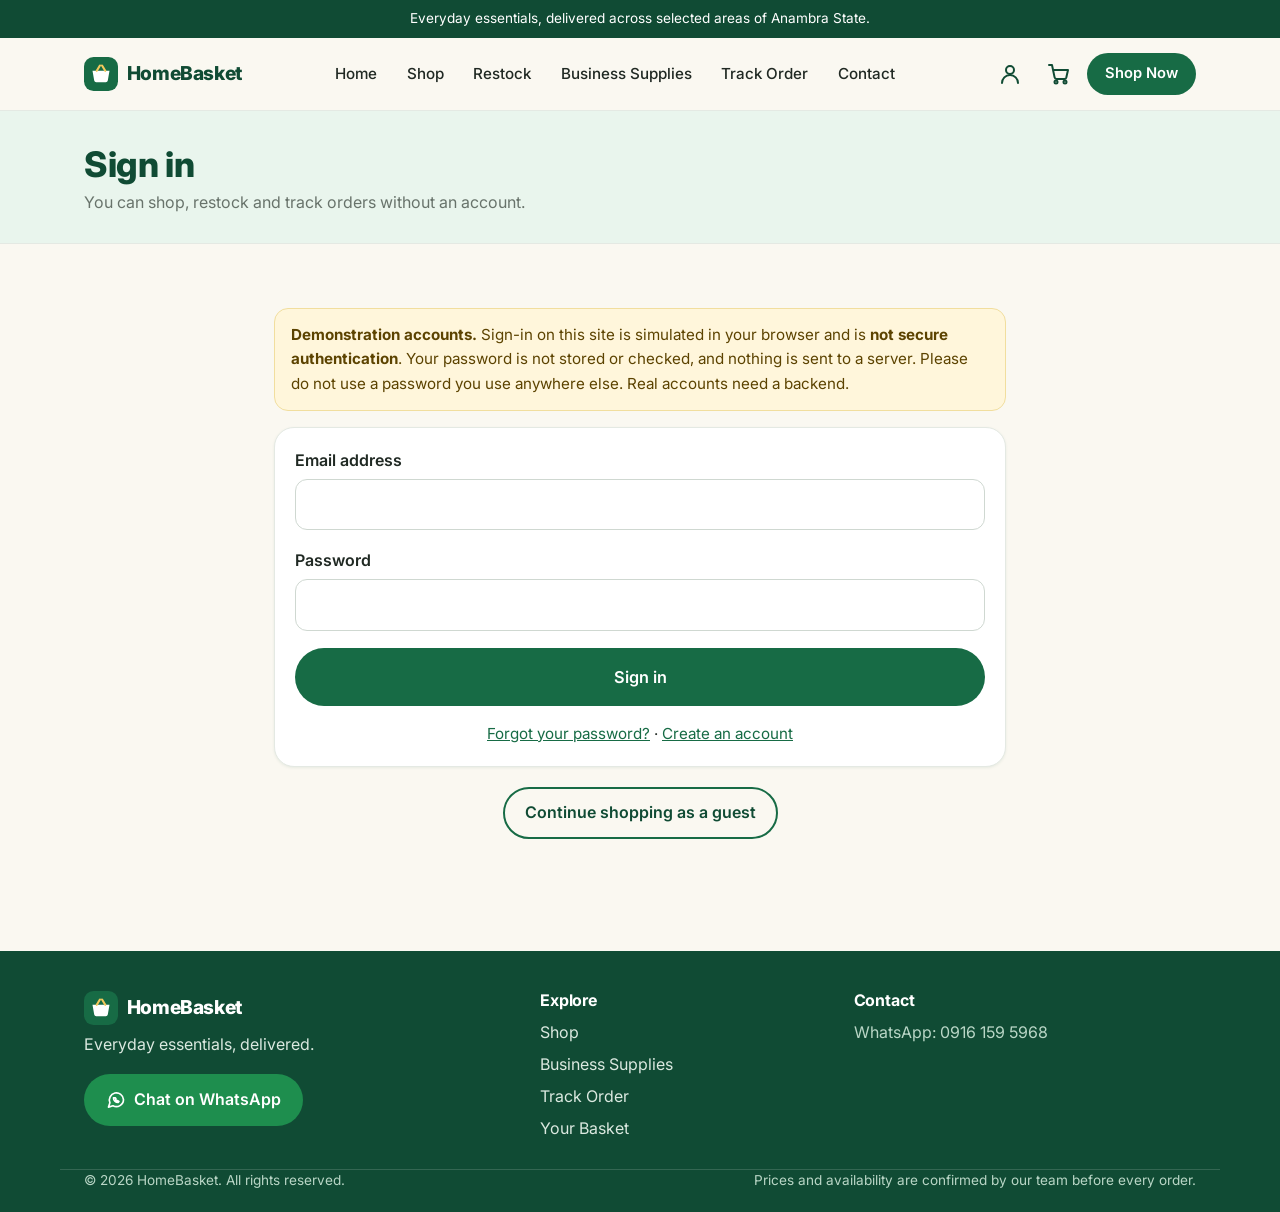
<file: pages/login.html>
<!DOCTYPE html>
<html lang="en-NG">
<head>
<meta charset="utf-8">
<meta name="viewport" content="width=device-width, initial-scale=1">
<title>Sign in — HomeBasket</title>
<meta name="description" content="Sign in to your HomeBasket account.">
<meta name="theme-color" content="#176B45">
<link rel="icon" href="data:image/svg+xml,%3Csvg xmlns='http://www.w3.org/2000/svg' viewBox='0 0 100 100'%3E%3Ctext y='.9em' font-size='90'%3E%F0%9F%A7%BA%3C/text%3E%3C/svg%3E">
<link rel="preconnect" href="https://fonts.googleapis.com">
<link rel="preconnect" href="https://fonts.gstatic.com" crossorigin>
<link href="https://fonts.googleapis.com/css2?family=Inter:wght@400;500;600;700;800&amp;display=swap" rel="stylesheet">
<link rel="stylesheet" href="../assets/css/styles.css">
<link rel="stylesheet" href="../assets/css/components.css">
</head>
<body data-page="account" data-root="../">
<a class="skip-link" href="#main">Skip to content</a>
<div id="site-header"></div>
<main id="main">
<section class="page-head"><div class="container"><h1>Sign in</h1><p>You can shop, restock and track orders without an account.</p></div></section>
<section class="section"><div class="container narrow">
<div class="alert alert-warn" role="note"><strong>Demonstration accounts.</strong> Sign-in on this site is simulated in your browser and is <strong>not secure authentication</strong>. Your password is not stored or checked, and nothing is sent to a server. Please do not use a password you use anywhere else. Real accounts need a backend.</div>
<form id="login-form" class="form-card" novalidate>
  <p class="field-error" id="form-error" role="alert"></p>
  <div class="field"><label for="email">Email address</label><input id="email" name="email" type="email" autocomplete="email" aria-describedby="err-email"><p class="field-error" id="err-email" role="alert"></p></div>
  <div class="field"><label for="password">Password</label><input id="password" name="password" type="password" autocomplete="current-password" aria-describedby="err-password"><p class="field-error" id="err-password" role="alert"></p></div>
  <button type="submit" class="btn btn-primary btn-lg btn-block">Sign in</button>
  <p class="form-links"><a href="forgot-password.html">Forgot your password?</a> · <a href="create-account.html">Create an account</a></p>
</form>
<p class="center"><a class="btn btn-outline" href="shop.html">Continue shopping as a guest</a></p>
</div></section>
</main>
<div id="site-footer"></div>
<script src="../assets/js/config.js"></script>
<script src="../assets/js/data-access.js"></script>
<script src="../assets/js/products.js"></script>
<script src="../assets/js/business-data.js"></script>
<script src="../assets/js/store.js"></script>
<script src="../assets/js/notifications.js"></script>
<script src="../assets/js/app.js"></script>
<script src="../assets/js/cart.js"></script>
<script src="../assets/js/order-updates.js"></script>
<script src="../assets/js/account.js"></script>
</body>
</html>
</file>
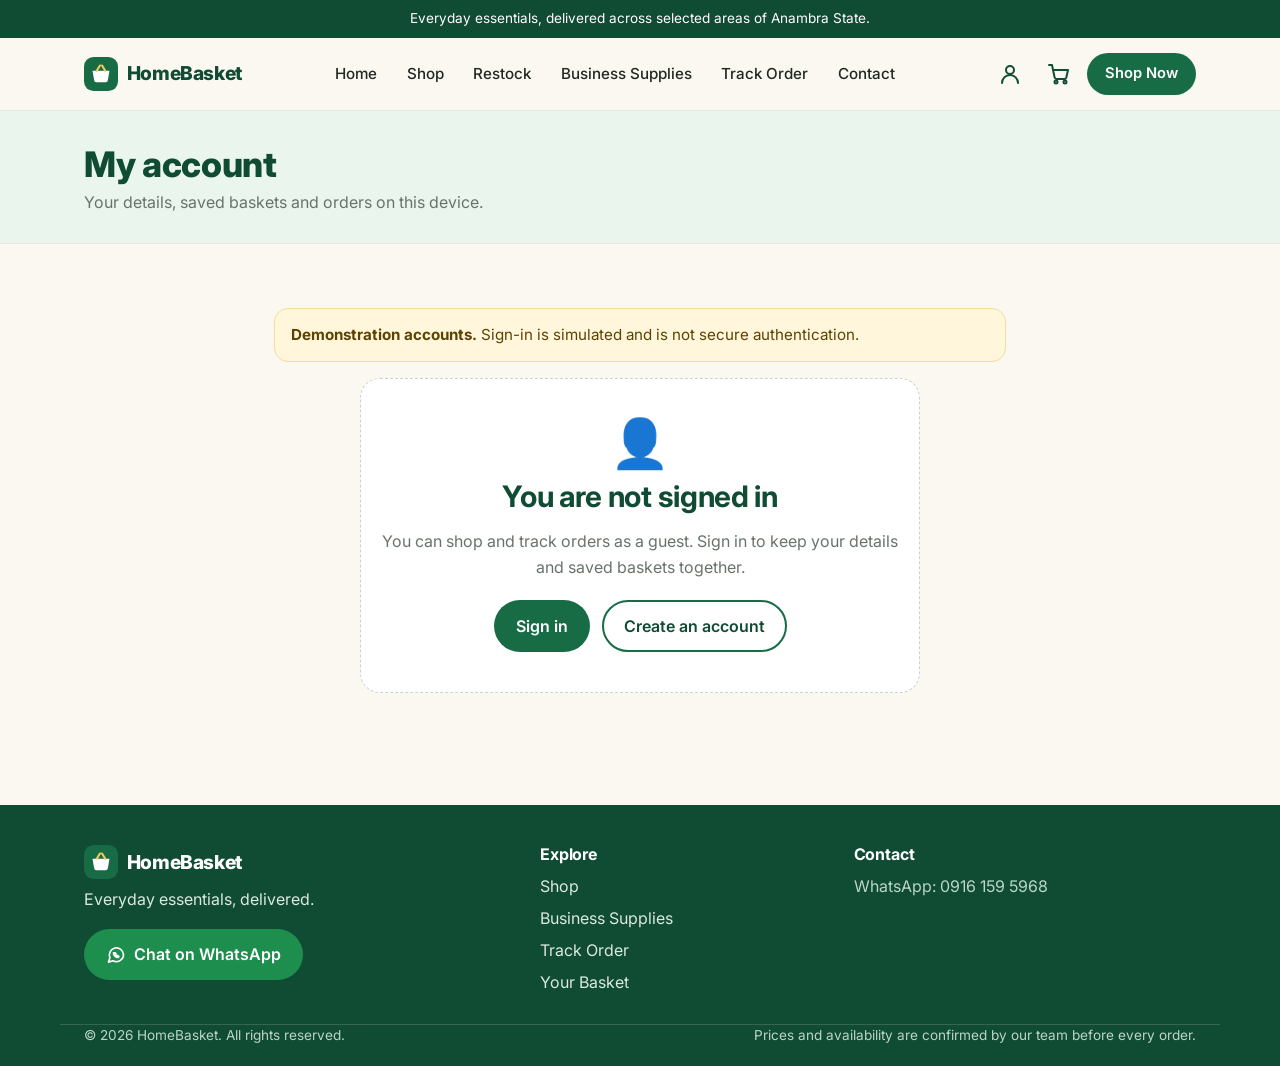
<file: pages/my-account.html>
<!DOCTYPE html>
<html lang="en-NG">
<head>
<meta charset="utf-8">
<meta name="viewport" content="width=device-width, initial-scale=1">
<title>My account — HomeBasket</title>
<meta name="description" content="Your HomeBasket account, saved baskets and orders.">
<meta name="theme-color" content="#176B45">
<link rel="icon" href="data:image/svg+xml,%3Csvg xmlns='http://www.w3.org/2000/svg' viewBox='0 0 100 100'%3E%3Ctext y='.9em' font-size='90'%3E%F0%9F%A7%BA%3C/text%3E%3C/svg%3E">
<link rel="preconnect" href="https://fonts.googleapis.com">
<link rel="preconnect" href="https://fonts.gstatic.com" crossorigin>
<link href="https://fonts.googleapis.com/css2?family=Inter:wght@400;500;600;700;800&amp;display=swap" rel="stylesheet">
<link rel="stylesheet" href="../assets/css/styles.css">
<link rel="stylesheet" href="../assets/css/components.css">
</head>
<body data-page="account" data-root="../">
<a class="skip-link" href="#main">Skip to content</a>
<div id="site-header"></div>
<main id="main">
<section class="page-head"><div class="container"><h1>My account</h1><p>Your details, saved baskets and orders on this device.</p></div></section>
<section class="section"><div class="container narrow">
<div id="account-root"><p class="muted">Loading your account…</p></div>
</div></section>
</main>
<div id="site-footer"></div>
<script src="../assets/js/config.js"></script>
<script src="../assets/js/data-access.js"></script>
<script src="../assets/js/products.js"></script>
<script src="../assets/js/business-data.js"></script>
<script src="../assets/js/store.js"></script>
<script src="../assets/js/notifications.js"></script>
<script src="../assets/js/app.js"></script>
<script src="../assets/js/cart.js"></script>
<script src="../assets/js/order-updates.js"></script>
<script src="../assets/js/account.js"></script>
</body>
</html>
</file>
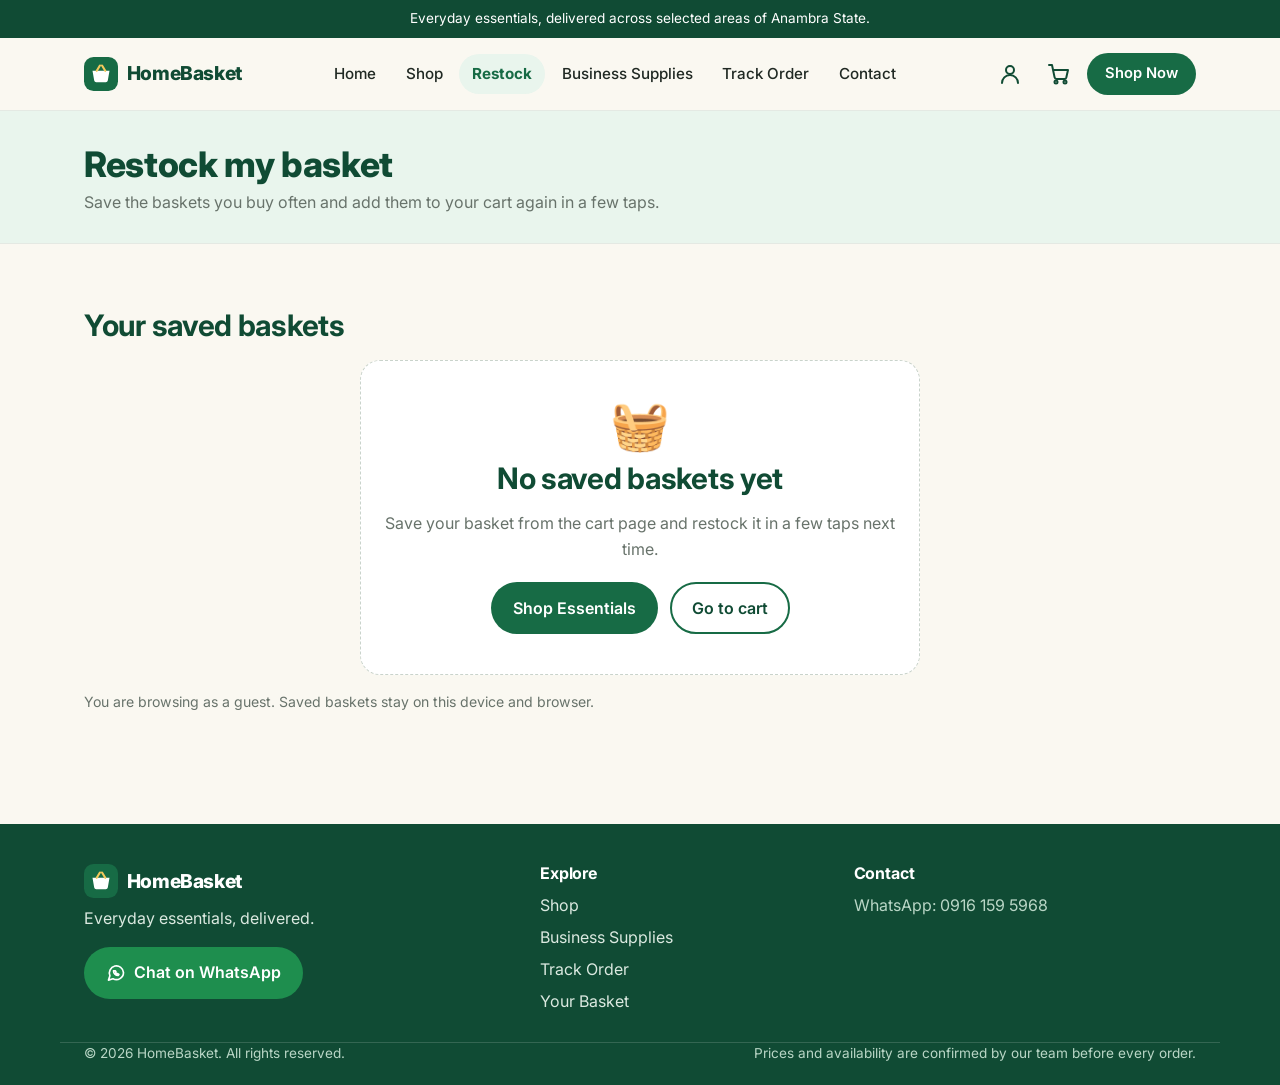
<file: pages/saved-baskets.html>
<!DOCTYPE html>
<html lang="en-NG">
<head>
<meta charset="utf-8">
<meta name="viewport" content="width=device-width, initial-scale=1">
<title>Restock my basket — HomeBasket</title>
<meta name="description" content="Save your HomeBasket baskets and restock them in a few taps, with today's prices.">
<meta name="theme-color" content="#176B45">
<link rel="icon" href="data:image/svg+xml,%3Csvg xmlns='http://www.w3.org/2000/svg' viewBox='0 0 100 100'%3E%3Ctext y='.9em' font-size='90'%3E%F0%9F%A7%BA%3C/text%3E%3C/svg%3E">
<link rel="preconnect" href="https://fonts.googleapis.com">
<link rel="preconnect" href="https://fonts.gstatic.com" crossorigin>
<link href="https://fonts.googleapis.com/css2?family=Inter:wght@400;500;600;700;800&amp;display=swap" rel="stylesheet">
<link rel="stylesheet" href="../assets/css/styles.css">
<link rel="stylesheet" href="../assets/css/components.css">
</head>
<body data-page="restock" data-root="../">
<a class="skip-link" href="#main">Skip to content</a>
<div id="site-header"></div>
<main id="main">
<section class="page-head"><div class="container"><h1>Restock my basket</h1><p>Save the baskets you buy often and add them to your cart again in a few taps.</p></div></section><section class="section"><div class="container"><div id="baskets-root"><p class="muted">Loading your saved baskets…</p></div></div></section>
</main>
<div id="site-footer"></div>
<script src="../assets/js/config.js"></script>
<script src="../assets/js/data-access.js"></script>
<script src="../assets/js/products.js"></script>
<script src="../assets/js/business-data.js"></script>
<script src="../assets/js/store.js"></script>
<script src="../assets/js/notifications.js"></script>
<script src="../assets/js/app.js"></script>
<script src="../assets/js/cart.js"></script>
<script src="../assets/js/saved-baskets.js"></script>
</body>
</html>
</file>
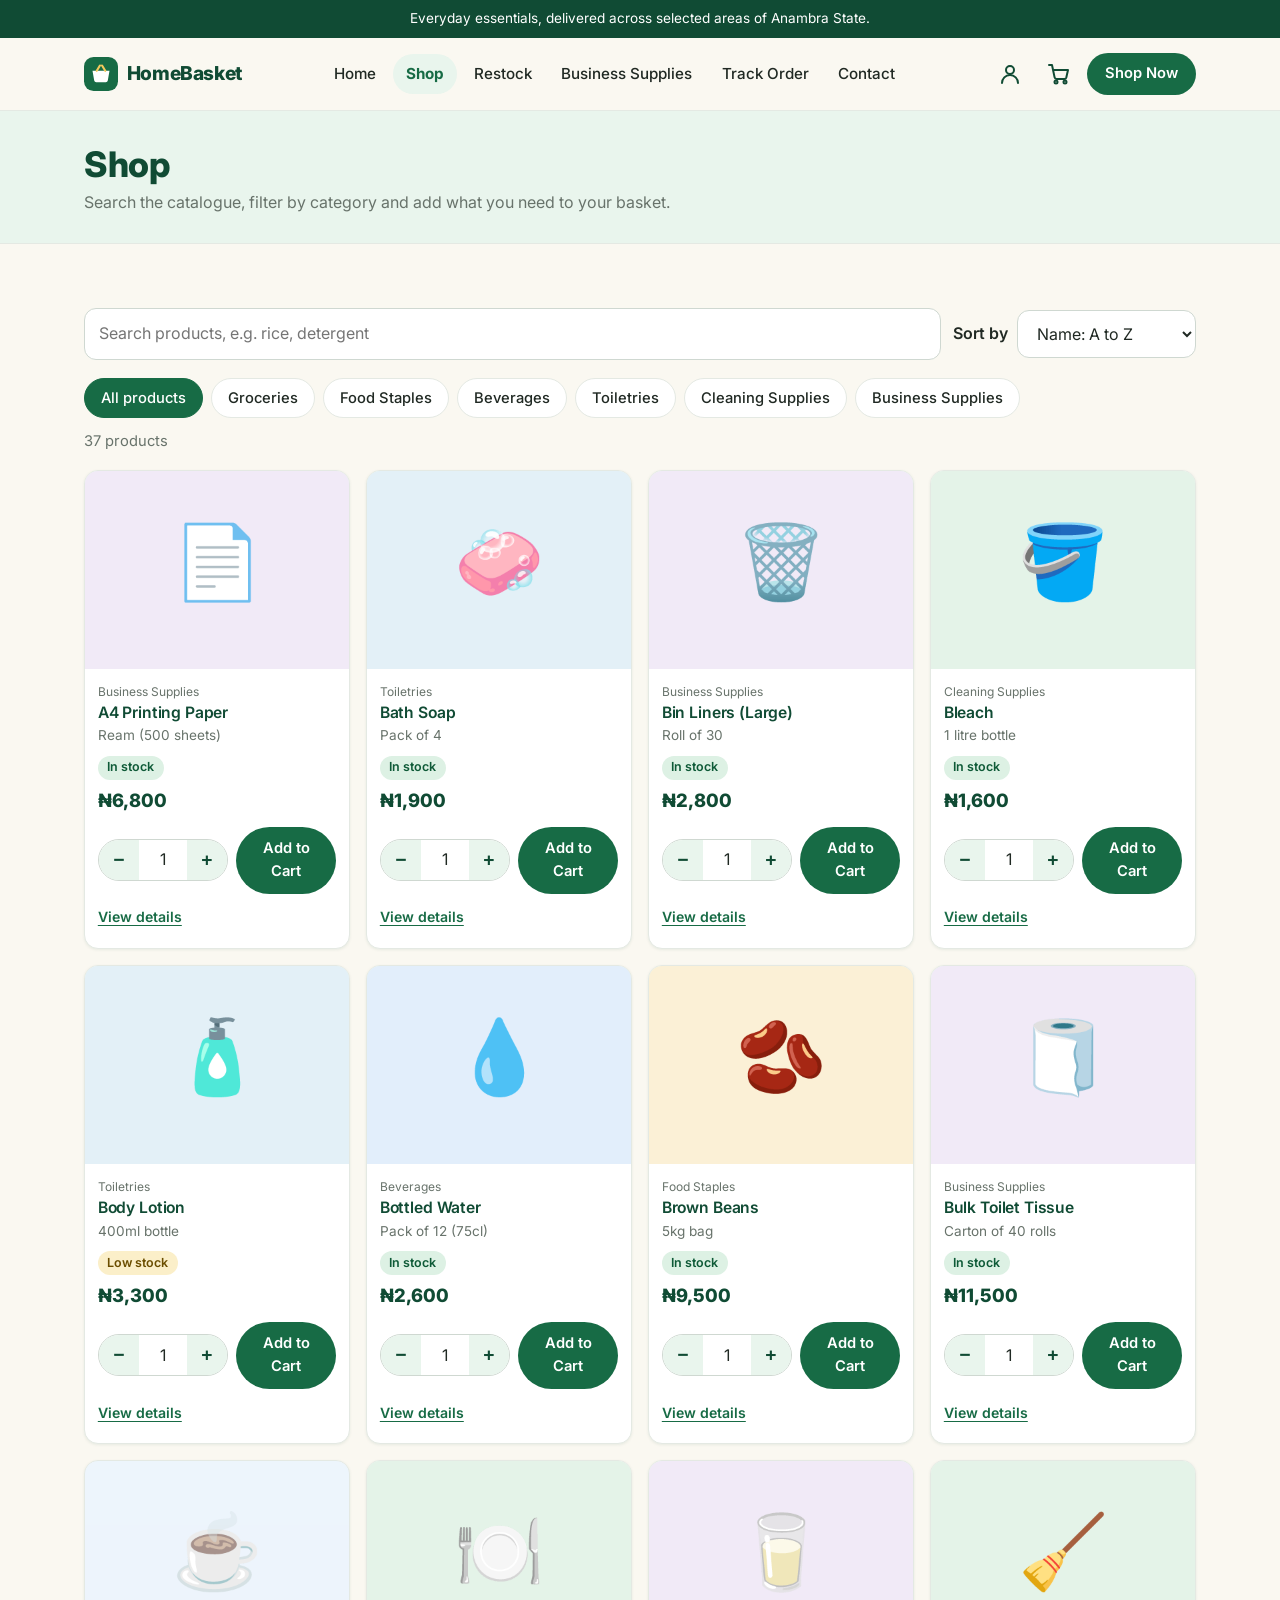
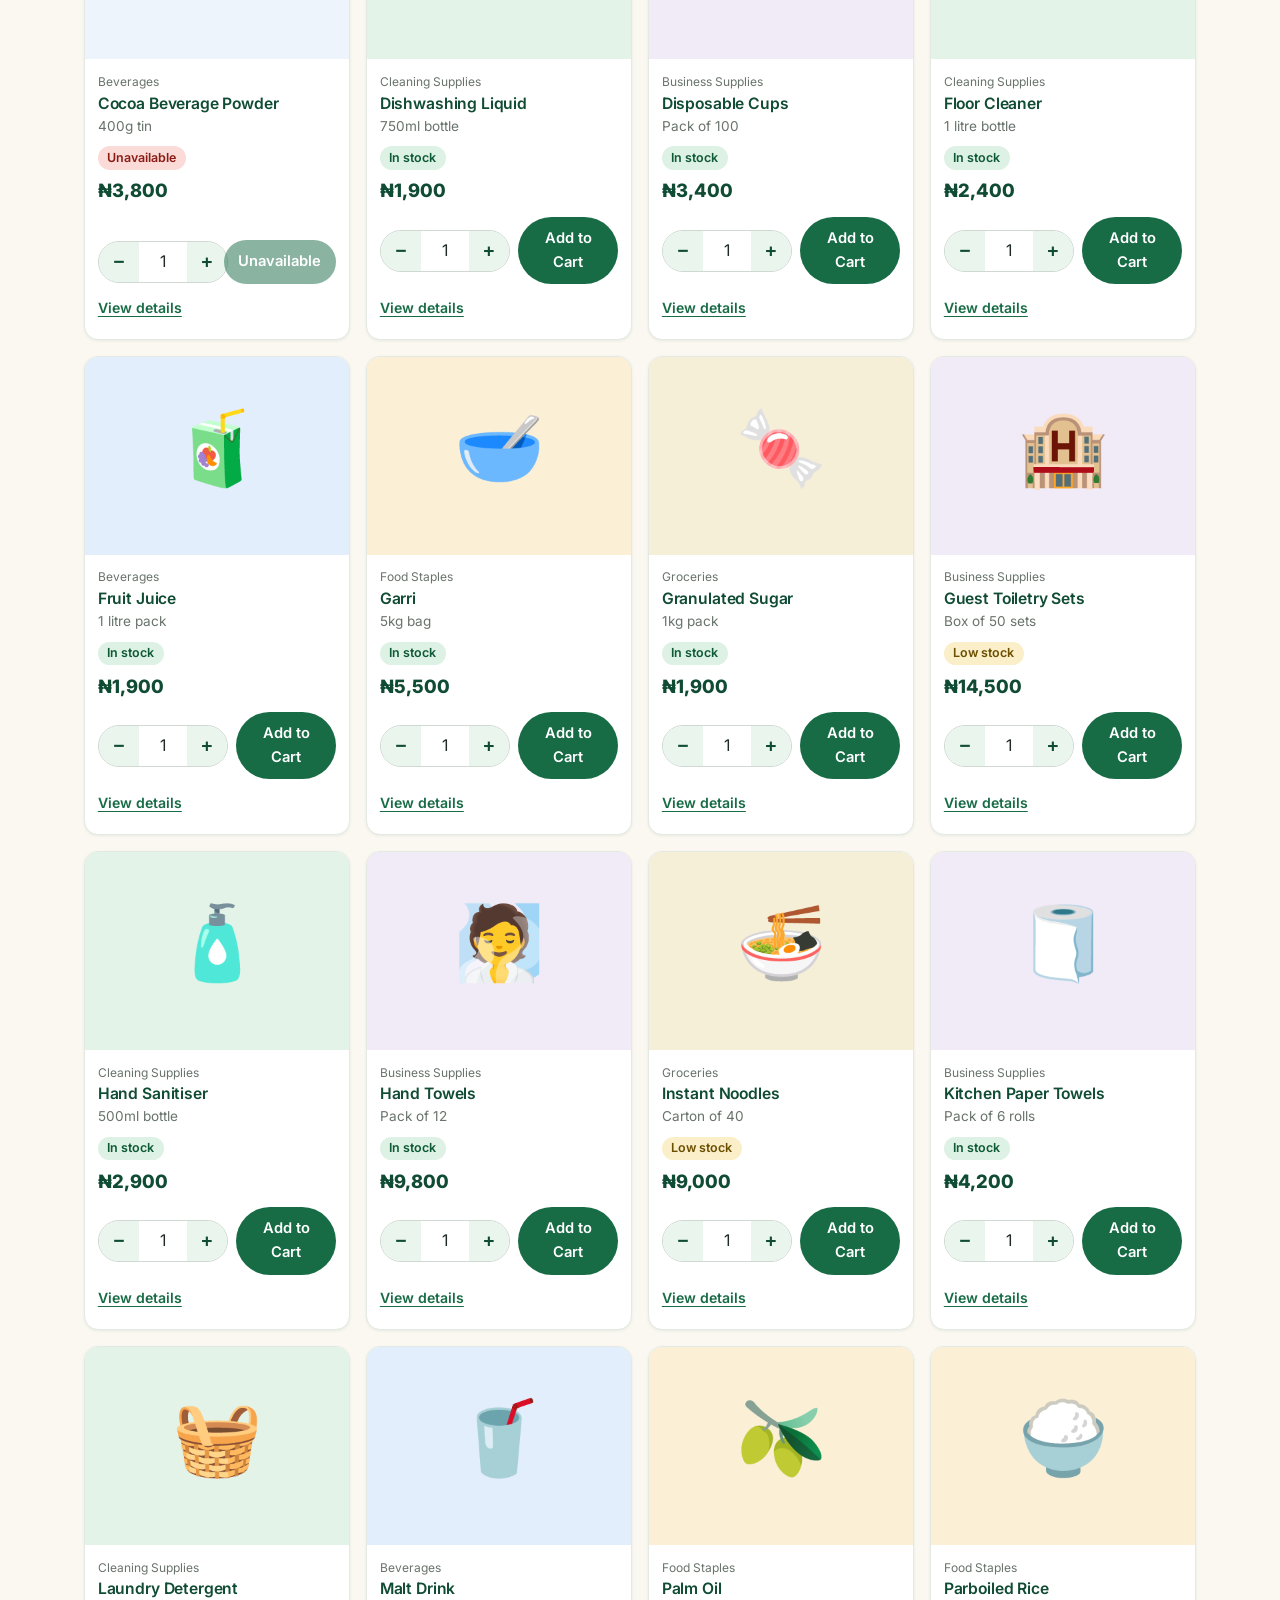
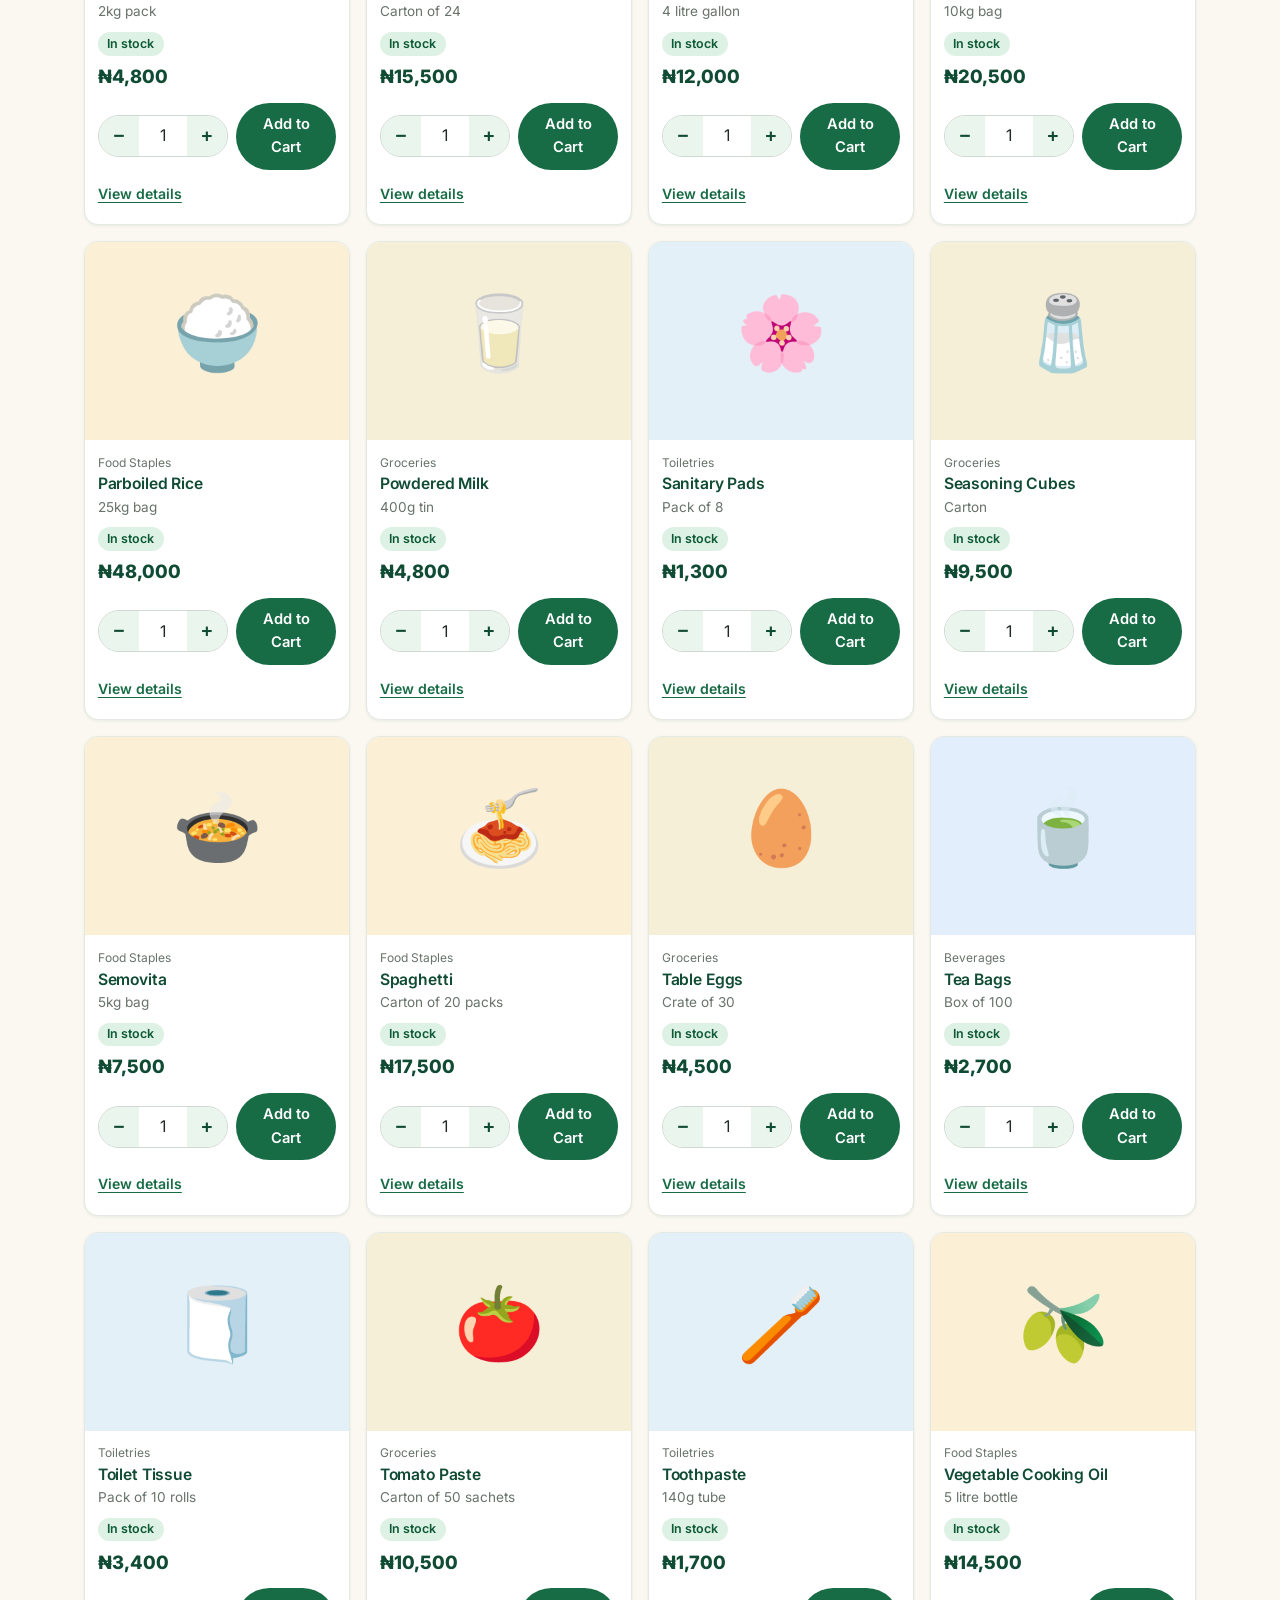
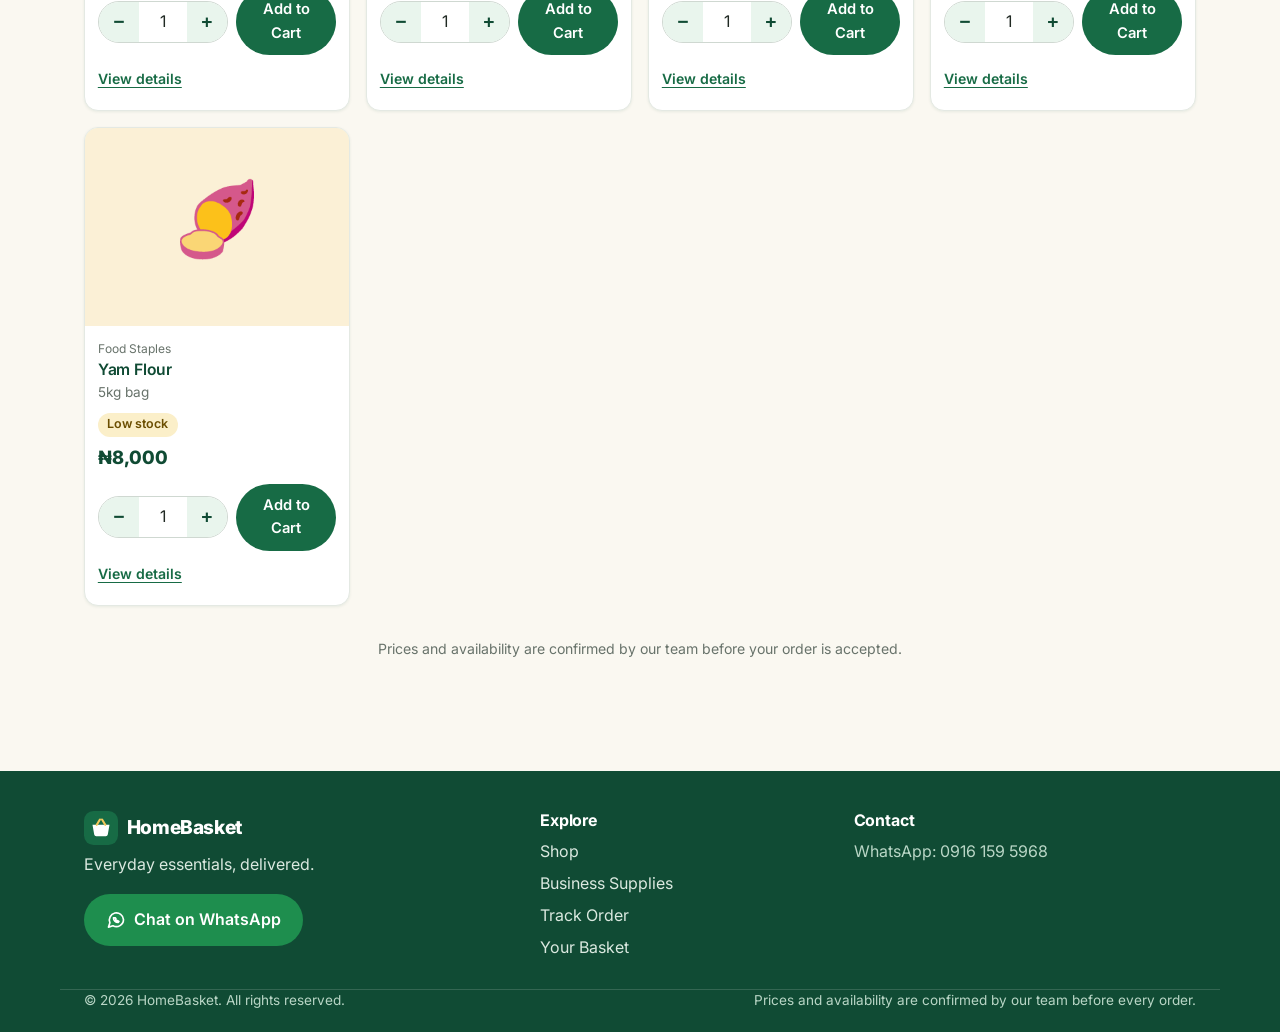
<file: pages/shop.html>
<!DOCTYPE html>
<html lang="en-NG">
<head>
<meta charset="utf-8">
<meta name="viewport" content="width=device-width, initial-scale=1">
<title>Shop — HomeBasket</title>
<meta name="description" content="Browse groceries, food staples, beverages, toiletries, cleaning supplies and business supplies. Search, filter and add to your basket.">
<meta name="theme-color" content="#176B45">
<link rel="icon" href="data:image/svg+xml,%3Csvg xmlns='http://www.w3.org/2000/svg' viewBox='0 0 100 100'%3E%3Ctext y='.9em' font-size='90'%3E%F0%9F%A7%BA%3C/text%3E%3C/svg%3E">
<link rel="preconnect" href="https://fonts.googleapis.com">
<link rel="preconnect" href="https://fonts.gstatic.com" crossorigin>
<link href="https://fonts.googleapis.com/css2?family=Inter:wght@400;500;600;700;800&amp;display=swap" rel="stylesheet">
<link rel="stylesheet" href="../assets/css/styles.css">
<link rel="stylesheet" href="../assets/css/components.css">
</head>
<body data-page="shop" data-root="../">
<a class="skip-link" href="#main">Skip to content</a>
<div id="site-header"></div>
<main id="main">
<section class="page-head"><div class="container"><h1>Shop</h1><p>Search the catalogue, filter by category and add what you need to your basket.</p></div></section>
<section class="section shop-section"><div class="container">
  <div class="shop-toolbar">
    <form id="shop-search-form" class="shop-search" role="search">
      <label for="shop-search" class="sr-only">Search products by name</label>
      <input id="shop-search" type="search" placeholder="Search products, e.g. rice, detergent" autocomplete="off">
    </form>
    <div class="shop-sort"><label for="shop-sort">Sort by</label>
      <select id="shop-sort"><option value="name-asc">Name: A to Z</option><option value="name-desc">Name: Z to A</option><option value="price-asc">Price: low to high</option><option value="price-desc">Price: high to low</option></select></div>
  </div>
  <div class="chips" id="category-chips" role="group" aria-label="Filter by category"></div>
  <p class="result-count" id="result-count" aria-live="polite"></p>
  <div class="product-grid" id="product-grid"></div>
  <div class="empty-state" id="empty-state" hidden>
    <div class="empty-icon" aria-hidden="true">🔍</div><h2>No products found</h2>
    <p>Try a different spelling or clear your filters. Can't find an item? Ask us on WhatsApp.</p>
    <div class="btn-row center"><button type="button" class="btn btn-primary" id="clear-filters">Clear filters</button><a class="btn btn-outline" data-wa="general" href="#">Ask on WhatsApp</a></div>
  </div>
  <div class="empty-state" id="error-state" hidden>
    <div class="empty-icon" aria-hidden="true">⚠️</div><h2>We couldn't load the products</h2><p></p>
    <button type="button" class="btn btn-primary" id="retry-load">Try again</button>
  </div>
  <p class="note center">Prices and availability are confirmed by our team before your order is accepted.</p>
</div></section>
</main>
<div id="site-footer"></div>
<script src="../assets/js/config.js"></script>
<script src="../assets/js/data-access.js"></script>
<script src="../assets/js/products.js"></script>
<script src="../assets/js/business-data.js"></script>
<script src="../assets/js/store.js"></script>
<script src="../assets/js/notifications.js"></script>
<script src="../assets/js/app.js"></script>
<script src="../assets/js/cart.js"></script>
<script src="../assets/js/shop.js"></script>
</body>
</html>
</file>
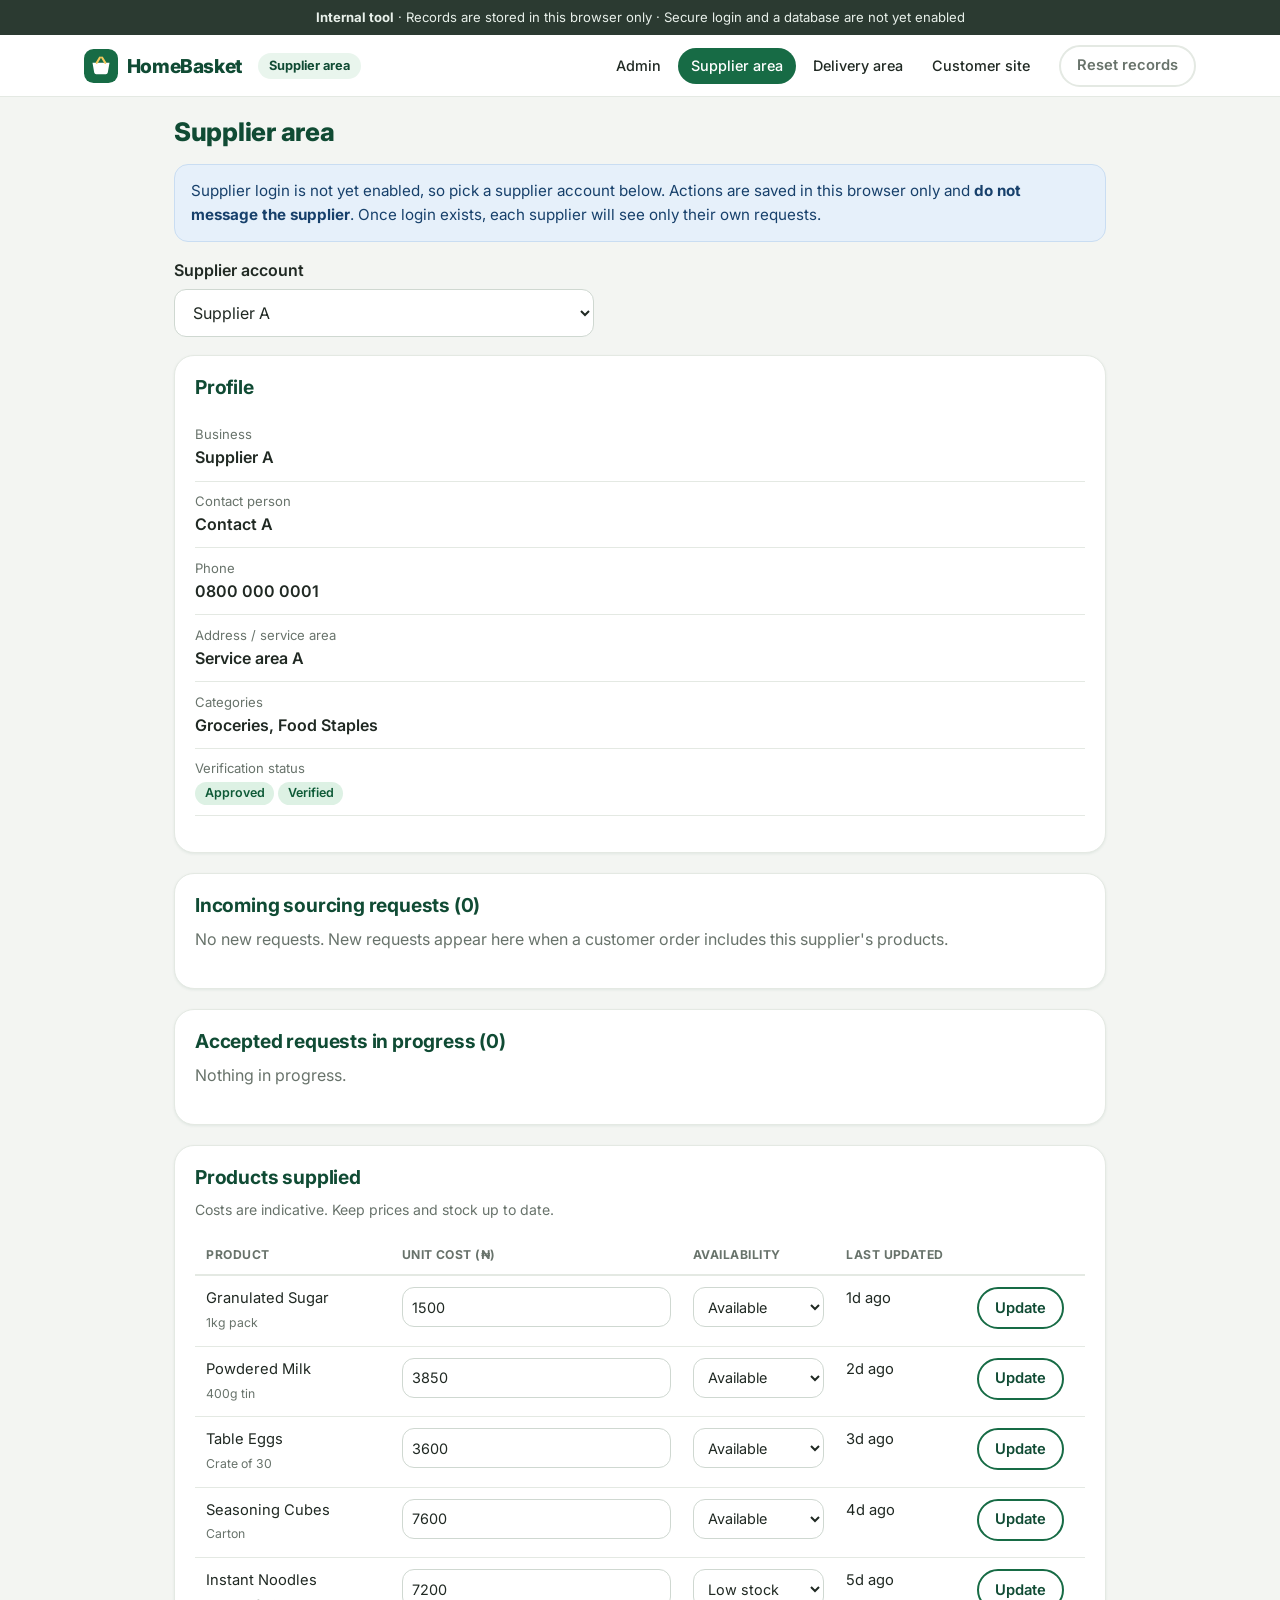
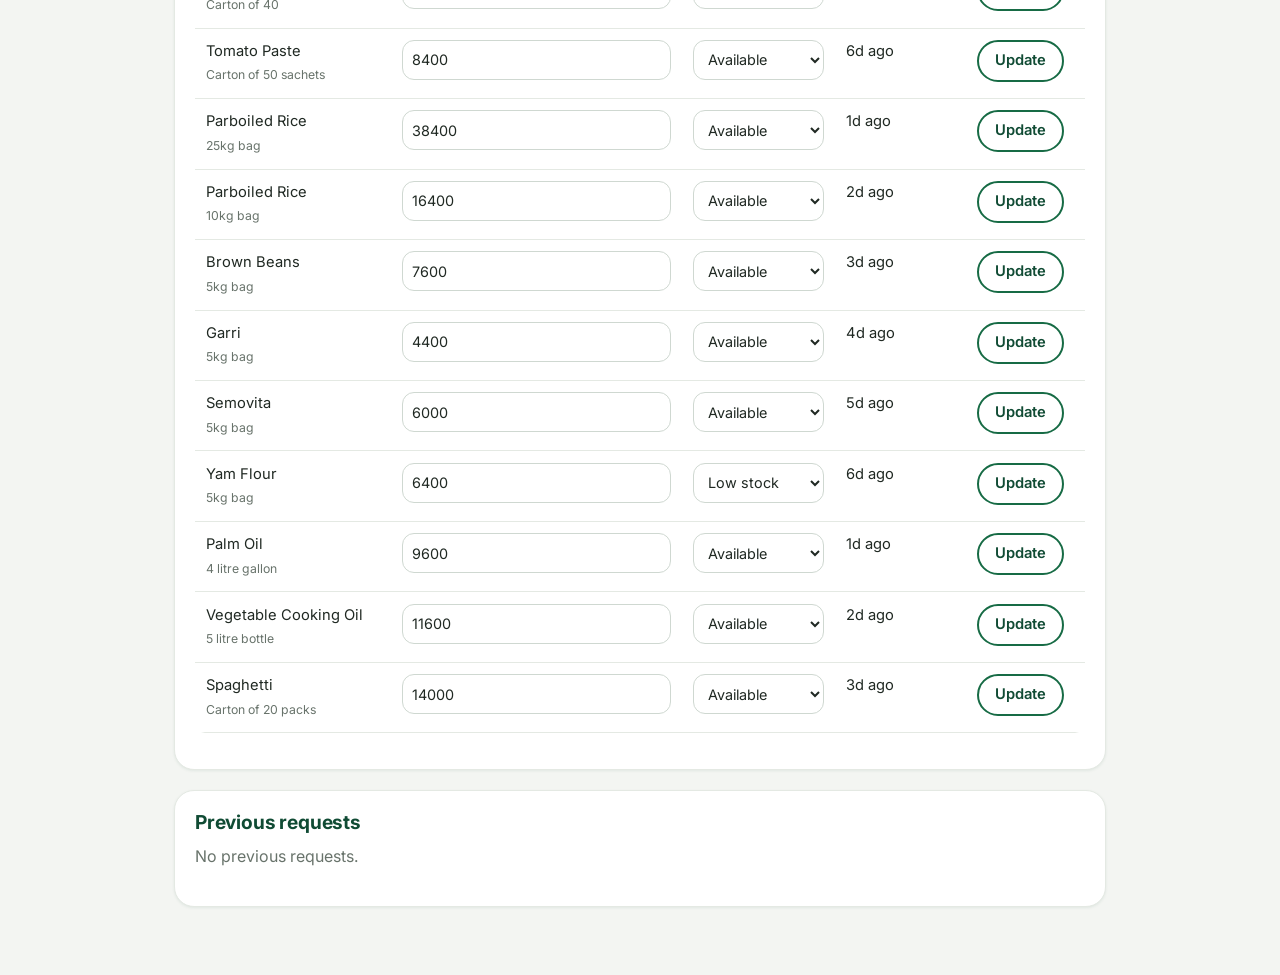
<file: pages/supplier-portal.html>
<!DOCTYPE html>
<html lang="en-NG">
<head>
<meta charset="utf-8">
<meta name="viewport" content="width=device-width, initial-scale=1">
<title>Supplier area — HomeBasket</title>
<meta name="description" content="HomeBasket supplier area.">
<meta name="robots" content="noindex, nofollow">
<meta name="theme-color" content="#176B45">
<link rel="icon" href="data:image/svg+xml,%3Csvg xmlns='http://www.w3.org/2000/svg' viewBox='0 0 100 100'%3E%3Ctext y='.9em' font-size='90'%3E%F0%9F%A7%BA%3C/text%3E%3C/svg%3E">
<link rel="preconnect" href="https://fonts.googleapis.com">
<link rel="preconnect" href="https://fonts.gstatic.com" crossorigin>
<link href="https://fonts.googleapis.com/css2?family=Inter:wght@400;500;600;700;800&amp;display=swap" rel="stylesheet">
<link rel="stylesheet" href="../assets/css/styles.css">
<link rel="stylesheet" href="../assets/css/components.css">
<link rel="stylesheet" href="../assets/css/dashboard.css">
</head>
<body data-page="supplier" data-root="../" data-layout="dashboard" data-role="Supplier area">
<a class="skip-link" href="#main">Skip to content</a>
<div id="site-header"></div>
<main id="main">
<div class="container dash-single"><div id="supplier-root"></div></div>
</main>

<script src="../assets/js/config.js"></script>
<script src="../assets/js/data-access.js"></script>
<script src="../assets/js/products.js"></script>
<script src="../assets/js/business-data.js"></script>
<script src="../assets/js/store.js"></script>
<script src="../assets/js/notifications.js"></script>
<script src="../assets/js/app.js"></script>
<script src="../assets/js/cart.js"></script>
<script src="../assets/js/suppliers.js"></script>
<script src="../assets/js/admin.js"></script>
</body>
</html>
</file>
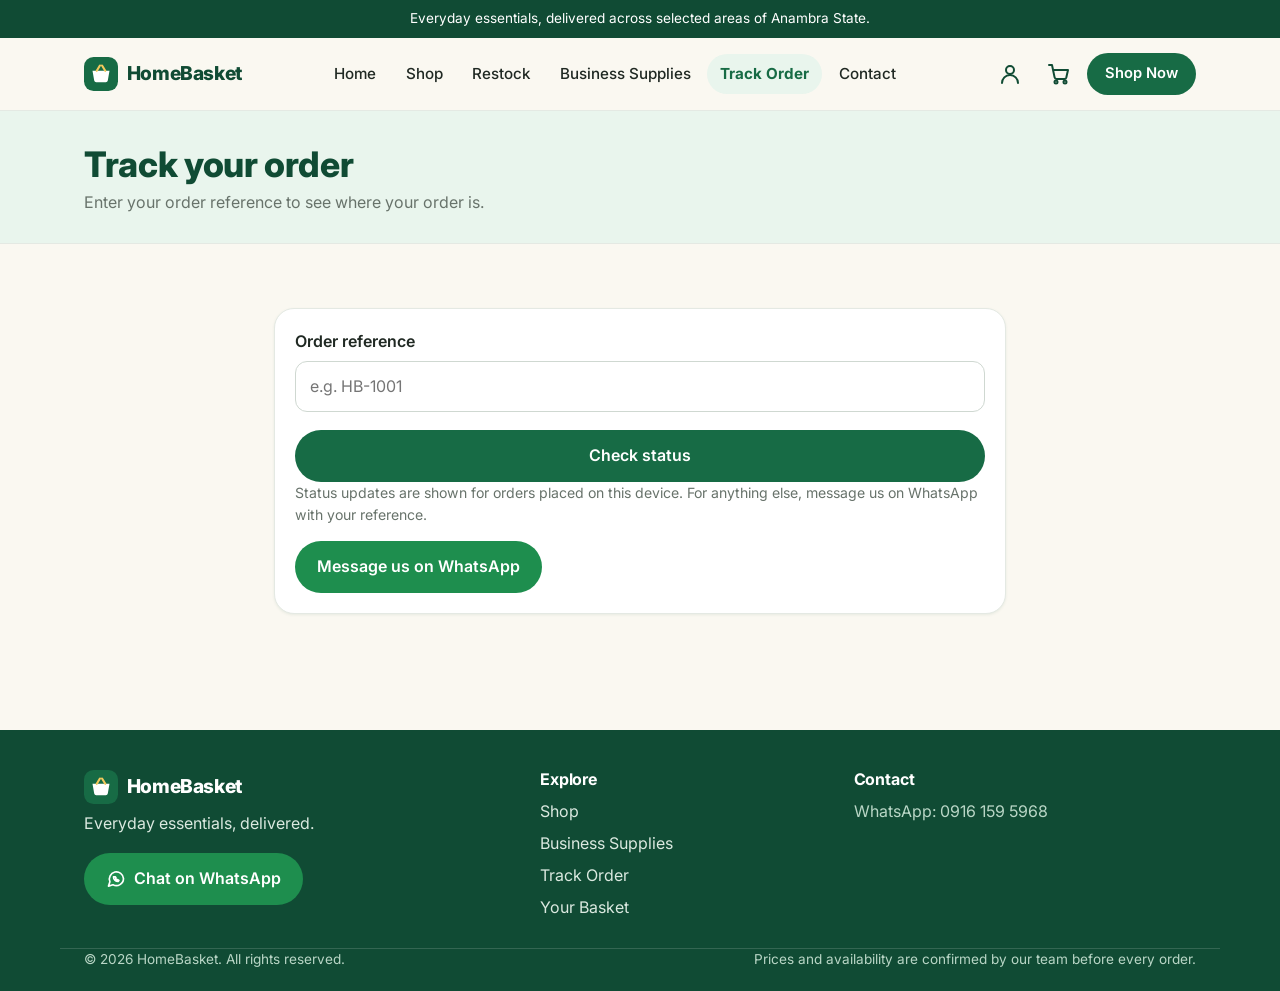
<file: pages/track-order.html>
<!DOCTYPE html>
<html lang="en-NG">
<head>
<meta charset="utf-8">
<meta name="viewport" content="width=device-width, initial-scale=1">
<title>Track your order — HomeBasket</title>
<meta name="description" content="Enter your HomeBasket order reference to see the status of your order.">
<meta name="theme-color" content="#176B45">
<link rel="icon" href="data:image/svg+xml,%3Csvg xmlns='http://www.w3.org/2000/svg' viewBox='0 0 100 100'%3E%3Ctext y='.9em' font-size='90'%3E%F0%9F%A7%BA%3C/text%3E%3C/svg%3E">
<link rel="preconnect" href="https://fonts.googleapis.com">
<link rel="preconnect" href="https://fonts.gstatic.com" crossorigin>
<link href="https://fonts.googleapis.com/css2?family=Inter:wght@400;500;600;700;800&amp;display=swap" rel="stylesheet">
<link rel="stylesheet" href="../assets/css/styles.css">
<link rel="stylesheet" href="../assets/css/components.css">
</head>
<body data-page="track" data-root="../">
<a class="skip-link" href="#main">Skip to content</a>
<div id="site-header"></div>
<main id="main">
<section class="page-head"><div class="container"><h1>Track your order</h1><p>Enter your order reference to see where your order is.</p></div></section>
<section class="section"><div class="container narrow">
<form id="track-form" class="form-card" novalidate>
  <div class="field"><label for="track-ref">Order reference</label><input id="track-ref" type="text" placeholder="e.g. HB-1001" autocomplete="off" aria-describedby="err-ref"><p class="field-error" id="err-ref" role="alert"></p></div>
  <button type="submit" class="btn btn-primary btn-block">Check status</button>
  <p class="note">Status updates are shown for orders placed on this device. For anything else, message us on WhatsApp with your reference.</p>
  <a class="btn btn-whatsapp" data-wa="contact" href="#">Message us on WhatsApp</a>
</form>
<div id="track-result" aria-live="polite"></div>
</div></section>
</main>
<div id="site-footer"></div>
<script src="../assets/js/config.js"></script>
<script src="../assets/js/data-access.js"></script>
<script src="../assets/js/products.js"></script>
<script src="../assets/js/business-data.js"></script>
<script src="../assets/js/store.js"></script>
<script src="../assets/js/notifications.js"></script>
<script src="../assets/js/app.js"></script>
<script src="../assets/js/cart.js"></script>
<script src="../assets/js/order-updates.js"></script>
<script src="../assets/js/tracking.js"></script>
</body>
</html>
</file>
<file: assets/css/styles.css>
/* ==========================================================================
   HomeBasket — base styles (mobile-first)
   ========================================================================== */
:root {
  --green: #176B45; --green-dark: #104B34; --green-soft: #E9F5ED;
  --cream: #FAF8F1; --white: #FFFFFF; --text: #202923; --muted: #68736B;
  --yellow: #F4C95D; --border: #E4E9E3; --danger: #B3261E; --wa: #1E8E4E;
  --radius: 14px; --radius-lg: 20px;
  --shadow-sm: 0 1px 3px rgba(16,75,52,.08);
  --shadow: 0 6px 20px rgba(16,75,52,.09);
  --font: "Inter", system-ui, -apple-system, "Segoe UI", Roboto, "Helvetica Neue", Arial, sans-serif;
}
*, *::before, *::after { box-sizing: border-box; }
html { scroll-behavior: smooth; -webkit-text-size-adjust: 100%; }
body { margin: 0; font-family: var(--font); font-size: 1rem; line-height: 1.6; color: var(--text); background: var(--cream); }
img { max-width: 100%; height: auto; display: block; }
a { color: var(--green); }
h1, h2, h3, h4 { line-height: 1.2; margin: 0 0 .5em; color: var(--green-dark); letter-spacing: -.01em; }
h1 { font-size: 2rem; font-weight: 800; }
h2 { font-size: 1.5rem; font-weight: 700; }
h3 { font-size: 1.05rem; font-weight: 600; }
p { margin: 0 0 1em; }
ul, ol { margin: 0; padding: 0; }
.container { width: 100%; max-width: 1160px; margin: 0 auto; padding: 0 1.1rem; }
.narrow { max-width: 780px; }
.muted { color: var(--muted); }
.center { text-align: center; }
.sr-only { position: absolute; width: 1px; height: 1px; overflow: hidden; clip: rect(0 0 0 0); white-space: nowrap; }
.skip-link { position: absolute; left: -999px; top: 0; background: var(--green-dark); color: #fff; padding: .6rem 1rem; z-index: 200; border-radius: 0 0 8px 0; }
.skip-link:focus { left: 0; }
:focus-visible { outline: 3px solid var(--yellow); outline-offset: 2px; box-shadow: 0 0 0 5px var(--green-dark); }
.icon { width: 1.25em; height: 1.25em; flex: none; }

/* Buttons */
.btn { display: inline-flex; align-items: center; justify-content: center; gap: .5rem; min-height: 46px; padding: .7rem 1.25rem; border-radius: 999px; border: 2px solid transparent; font: inherit; font-weight: 600; text-decoration: none; cursor: pointer; transition: background .15s, color .15s, border-color .15s, transform .1s; text-align: center; }
.btn:active { transform: scale(.98); }
.btn-primary { background: var(--green); color: #fff; }
.btn-primary:hover { background: var(--green-dark); }
.btn-outline { background: transparent; color: var(--green-dark); border-color: var(--green); }
.btn-outline:hover { background: var(--green-soft); }
.btn-ghost { background: transparent; color: var(--muted); border-color: var(--border); }
.btn-ghost:hover { color: var(--danger); border-color: var(--danger); }
.btn-yellow { background: var(--yellow); color: #3b2e00; }
.btn-yellow:hover { background: #ecbd45; }
.btn-whatsapp { background: var(--wa); color: #fff; }
.btn-whatsapp:hover { background: #17733f; }
.btn-sm { min-height: 40px; padding: .45rem 1rem; font-size: .92rem; }
.btn-lg { min-height: 52px; padding: .85rem 1.6rem; font-size: 1.02rem; }
.btn-block { width: 100%; }
.btn-row { display: flex; flex-wrap: wrap; gap: .75rem; margin: 1.25rem 0 0; }
.btn-row.center { justify-content: center; }
.link-btn { display: inline-flex; align-items: center; gap: .35rem; background: none; border: 0; padding: .4rem 0; color: var(--green); font: inherit; font-weight: 600; cursor: pointer; text-decoration: underline; text-underline-offset: 3px; }
.link-btn:hover { color: var(--green-dark); }

/* Announcement + header */
.announce { background: var(--green-dark); color: #fff; text-align: center; font-size: .85rem; padding: .5rem 1rem; }
.site-header { position: sticky; top: 0; z-index: 100; background: rgba(250,248,241,.96); backdrop-filter: blur(8px); border-bottom: 1px solid var(--border); }
.nav { display: flex; align-items: center; justify-content: space-between; gap: .75rem; min-height: 64px; position: relative; }
.brand { display: inline-flex; align-items: center; gap: .55rem; text-decoration: none; color: var(--green-dark); }
.brand-mark { width: 34px; height: 34px; }
.brand-name { font-weight: 800; font-size: 1.2rem; letter-spacing: -.02em; }
.nav-actions { display: flex; align-items: center; gap: .35rem; }
.icon-btn { position: relative; display: inline-flex; align-items: center; justify-content: center; width: 44px; height: 44px; border-radius: 50%; border: 0; background: transparent; color: var(--green-dark); cursor: pointer; }
.icon-btn:hover { background: var(--green-soft); }
.icon-btn .icon { width: 24px; height: 24px; }
.cart-count { position: absolute; top: 2px; right: 0; min-width: 20px; height: 20px; padding: 0 5px; border-radius: 999px; background: var(--yellow); color: #3b2e00; font-size: .72rem; font-weight: 800; display: flex; align-items: center; justify-content: center; }
.cart-count[hidden] { display: none; }
.nav-cta { display: none; }
.nav-links { display: none; position: absolute; top: 100%; left: 0; right: 0; background: var(--white); border-bottom: 1px solid var(--border); box-shadow: var(--shadow); padding: .5rem 1.1rem 1.1rem; }
.nav-links.open { display: block; }
.nav-links ul { list-style: none; }
.nav-links a:not(.btn) { display: block; padding: .85rem .25rem; text-decoration: none; color: var(--text); font-weight: 500; border-bottom: 1px solid var(--border); }
.nav-links a[aria-current="page"] { color: var(--green); font-weight: 700; }
.nav-cta-mobile { margin-top: .9rem; width: 100%; }
.search-bar { background: var(--white); border-top: 1px solid var(--border); padding: .75rem 0; }
.search-bar[hidden] { display: none; }
.search-inner { display: flex; gap: .5rem; }
.search-inner input { flex: 1; min-width: 0; }

/* Forms */
input, select, textarea { width: 100%; font: inherit; color: var(--text); background: var(--white); border: 1.5px solid #cfd8d1; border-radius: 12px; padding: .75rem .9rem; min-height: 46px; }
input:focus, select:focus, textarea:focus { border-color: var(--green); outline: 3px solid rgba(23,107,69,.25); outline-offset: 0; box-shadow: none; }
input[aria-invalid="true"], textarea[aria-invalid="true"] { border-color: var(--danger); }
textarea { resize: vertical; }
.field { margin-bottom: 1.1rem; }
.field label { display: block; font-weight: 600; margin-bottom: .35rem; }
.optional { font-weight: 400; color: var(--muted); }
.field-error { color: var(--danger); font-size: .9rem; margin: .35rem 0 0; min-height: 0; }
.field-error:empty { display: none; }

/* Hero */
.hero { padding: 2rem 0 2.5rem; background: linear-gradient(180deg, var(--green-soft), var(--cream)); }
.hero-grid { display: grid; gap: 2rem; align-items: center; }
.hero h1 { font-size: 2.2rem; }
.lead { font-size: 1.1rem; color: #3d4a41; max-width: 34em; }
.trust-list { list-style: none; display: grid; gap: .55rem; margin-top: 1.5rem; font-weight: 500; }
.trust-list li { display: flex; align-items: center; gap: .6rem; }
.trust-icon { display: inline-flex; width: 24px; height: 24px; border-radius: 50%; background: var(--green); color: #fff; font-size: .8rem; align-items: center; justify-content: center; flex: none; }
.hero-board { display: grid; grid-template-columns: repeat(3, 1fr); gap: .75rem; background: var(--white); padding: 1rem; border-radius: var(--radius-lg); box-shadow: var(--shadow); border: 1px solid var(--border); }
.tile { aspect-ratio: 1; border-radius: var(--radius); display: flex; flex-direction: column; align-items: center; justify-content: center; gap: .25rem; }
.tile span { font-size: 2.4rem; line-height: 1; }
.tile small { font-size: .78rem; font-weight: 600; color: var(--green-dark); }
.tile-1 { background: #F6EFD8; } .tile-2 { background: #FBE6E1; } .tile-3 { background: #E3F0F7; }
.tile-4 { background: #E4F3E8; } .tile-5 { background: #E2EEFB; } .tile-6 { background: #F1EAF7; }

/* Sections */
.section { padding: 2.75rem 0; }
.section-tint { background: var(--green-soft); }
.section-head { margin-bottom: 1.5rem; }
.section-head p { color: var(--muted); margin: 0; }
.section-head.row { display: flex; flex-direction: column; gap: 1rem; align-items: flex-start; }
.page-head { background: var(--green-soft); padding: 2rem 0 1.75rem; border-bottom: 1px solid var(--border); }
.page-head h1 { font-size: 1.8rem; margin-bottom: .3rem; }
.page-head p { margin: 0; color: var(--muted); }

/* Categories */
.category-grid { display: grid; grid-template-columns: repeat(2, 1fr); gap: .8rem; }
.category-card { display: flex; flex-direction: column; gap: .15rem; padding: 1.1rem; border-radius: var(--radius); background: var(--tile, var(--green-soft)); text-decoration: none; color: var(--text); border: 1px solid rgba(0,0,0,.04); transition: transform .15s, box-shadow .15s; }
.category-card:hover { transform: translateY(-3px); box-shadow: var(--shadow); }
.category-emoji { font-size: 2rem; line-height: 1.2; }
.category-card h3 { margin: .3rem 0 0; font-size: .98rem; }
.category-card p { margin: 0; font-size: .85rem; color: #4d5a51; }

/* Steps / why / business */
.steps { list-style: none; display: grid; gap: 1rem; }
.steps li { background: var(--white); border: 1px solid var(--border); border-radius: var(--radius); padding: 1.25rem; box-shadow: var(--shadow-sm); }
.steps p { margin: 0; color: var(--muted); }
.step-num { display: inline-flex; width: 36px; height: 36px; border-radius: 50%; background: var(--green); color: #fff; font-weight: 700; align-items: center; justify-content: center; margin-bottom: .6rem; }
.why-grid { display: grid; gap: 1rem; }
.why-card { background: var(--white); border-radius: var(--radius); padding: 1.25rem; border: 1px solid var(--border); border-left: 4px solid var(--green); }
.why-card p { margin: 0; color: var(--muted); }
.biz-band { background: var(--green-dark); color: #fff; border-radius: var(--radius-lg); padding: 2rem 1.5rem; display: grid; gap: 1.25rem; align-items: center; }
.biz-band h2 { color: #fff; }
.biz-band p { margin: 0 0 .5rem; max-width: 34em; }
.muted-light { color: #b9d6c6; font-size: .92rem; }

/* Footer */
.site-footer { background: var(--green-dark); color: #dbe9e0; padding: 2.5rem 0 1.25rem; margin-top: 2rem; }
.footer-grid { display: grid; gap: 1.75rem; }
.brand-light { color: #fff; }
.footer-brand p { margin: .75rem 0 1rem; }
.footer-title { color: #fff; font-size: 1rem; margin-bottom: .6rem; }
.footer-links { list-style: none; display: grid; gap: .4rem; }
.footer-links a { color: #dbe9e0; text-decoration: none; }
.footer-links a:hover { text-decoration: underline; color: #fff; }
.footer-links.plain li { color: #b9d6c6; }
.footer-bottom { border-top: 1px solid rgba(255,255,255,.15); margin-top: 1.75rem; padding-top: 1rem; font-size: .85rem; color: #b9d6c6; display: grid; gap: .25rem; }
.footer-bottom p { margin: 0; }

/* Toast */
#toast-region { position: fixed; left: 0; right: 0; bottom: 1rem; display: flex; flex-direction: column; align-items: center; gap: .5rem; z-index: 300; pointer-events: none; padding: 0 1rem; }
.toast { background: var(--green-dark); color: #fff; padding: .7rem 1.1rem; border-radius: 12px; box-shadow: var(--shadow); font-size: .95rem; max-width: 460px; transition: opacity .35s; }
.toast-error { background: var(--danger); }
.toast.hide { opacity: 0; }

@media (prefers-reduced-motion: reduce) {
  html { scroll-behavior: auto; }
  * { transition: none !important; animation: none !important; }
}
</file>
<file: assets/css/components.css>
/* ==========================================================================
   HomeBasket — shop, cart, checkout, success, about, contact
   ========================================================================== */

/* Product grid + cards */
.product-grid { display: grid; grid-template-columns: repeat(2, 1fr); gap: .8rem; }
.product-card { display: flex; flex-direction: column; background: var(--white); border: 1px solid var(--border); border-radius: var(--radius); overflow: hidden; box-shadow: var(--shadow-sm); transition: box-shadow .15s, transform .15s; }
.product-card:hover { box-shadow: var(--shadow); transform: translateY(-2px); }
.product-card.in-cart { border-color: var(--green); }
.product-media { aspect-ratio: 4 / 3; background: var(--green-soft); overflow: hidden; }
.product-media img { width: 100%; height: 100%; object-fit: cover; }
.product-body { display: flex; flex-direction: column; flex: 1; padding: .8rem; }
.product-cat { margin: 0 0 .2rem; font-size: .75rem; color: var(--muted); }
.product-name { margin: 0; font-size: .98rem; }
.product-unit { margin: .15rem 0 .4rem; font-size: .85rem; color: var(--muted); }
.product-price { margin: 0 0 .7rem; font-size: 1.15rem; font-weight: 800; color: var(--green-dark); }
.product-buy { margin-top: auto; display: grid; gap: .5rem; }
.add-btn { width: 100%; min-height: 44px; padding: .5rem .8rem; font-size: .92rem; }
.add-btn.added { background: var(--yellow); color: #3b2e00; }

/* Quantity control */
.qty { display: inline-flex; align-items: stretch; border: 1.5px solid #cfd8d1; border-radius: 999px; overflow: hidden; background: var(--white); width: fit-content; }
.qty-btn { width: 40px; border: 0; background: var(--green-soft); color: var(--green-dark); font-size: 1.2rem; font-weight: 700; cursor: pointer; }
.qty-btn:hover { background: #d3ebdc; }
.qty-input { width: 48px; min-height: 40px; padding: 0; border: 0; border-radius: 0; text-align: center; -moz-appearance: textfield; appearance: textfield; }
.qty-input::-webkit-outer-spin-button, .qty-input::-webkit-inner-spin-button { -webkit-appearance: none; margin: 0; }

/* Shop toolbar */
.shop-toolbar { display: grid; gap: .75rem; margin-bottom: 1rem; }
.shop-sort { display: flex; align-items: center; gap: .6rem; }
.shop-sort label { font-weight: 600; white-space: nowrap; }
.chips { display: flex; gap: .5rem; overflow-x: auto; padding: .15rem 0 .75rem; scrollbar-width: thin; }
.chip { flex: none; min-height: 40px; padding: .4rem 1rem; border-radius: 999px; border: 1.5px solid var(--border); background: var(--white); font: inherit; font-size: .92rem; font-weight: 500; cursor: pointer; color: var(--text); }
.chip:hover { border-color: var(--green); }
.chip.active { background: var(--green); border-color: var(--green); color: #fff; }
.result-count { color: var(--muted); font-size: .92rem; margin-bottom: 1rem; }
.note { font-size: .88rem; color: var(--muted); }
.note.center { margin-top: 2rem; }

/* Empty states */
.empty-state { text-align: center; background: var(--white); border: 1px dashed #c9d3cb; border-radius: var(--radius-lg); padding: 2.5rem 1.25rem; max-width: 560px; margin: 1rem auto; }
.empty-state[hidden] { display: none; }
.empty-icon { font-size: 3rem; line-height: 1; margin-bottom: .75rem; }
.empty-state p { color: var(--muted); }
.h2 { font-size: 1.5rem; }

/* Cart */
.cart-layout, .checkout-layout { display: grid; gap: 1.5rem; align-items: start; }
.cart-list { list-style: none; display: grid; gap: .8rem; }
.cart-item { display: grid; grid-template-columns: 84px 1fr; gap: .9rem; background: var(--white); border: 1px solid var(--border); border-radius: var(--radius); padding: .8rem; position: relative; }
.cart-thumb { border-radius: 10px; overflow: hidden; background: var(--green-soft); aspect-ratio: 1; }
.cart-thumb img { width: 100%; height: 100%; object-fit: cover; }
.cart-info h3 { margin: 0; font-size: 1rem; }
.cart-info p { margin: .1rem 0 .5rem; font-size: .88rem; }
.cart-controls { display: flex; flex-wrap: wrap; align-items: center; gap: .75rem; }
.cart-line-total { grid-column: 1 / -1; margin: 0; text-align: right; font-weight: 800; color: var(--green-dark); font-size: 1.1rem; }
.cart-actions { display: flex; flex-wrap: wrap; gap: .75rem; justify-content: space-between; margin-top: 1rem; }
.summary-card, .form-card { background: var(--white); border: 1px solid var(--border); border-radius: var(--radius-lg); padding: 1.25rem; box-shadow: var(--shadow-sm); }
.form-card { margin-bottom: 1.25rem; }
.form-card[hidden] { display: none; }
.summary-card h2, .form-card h2 { font-size: 1.2rem; }
.summary-rows { margin: 1rem 0; }
.summary-rows div { display: flex; justify-content: space-between; gap: 1rem; padding: .6rem 0; border-bottom: 1px solid var(--border); }
.summary-rows dt { color: var(--muted); }
.summary-rows dd { margin: 0; font-weight: 700; text-align: right; }
.summary-rows .total dd { color: var(--green-dark); }
.summary-items { list-style: none; display: grid; gap: .5rem; margin: 1rem 0 0; font-size: .95rem; }
.summary-items li { display: flex; justify-content: space-between; gap: 1rem; }

/* Checkout review */
.review-list { margin: 1rem 0; }
.review-list div { padding: .6rem 0; border-bottom: 1px solid var(--border); }
.review-list dt { font-size: .82rem; color: var(--muted); }
.review-list dd { margin: 0; font-weight: 600; word-break: break-word; }
#review-heading:focus { outline: none; }

/* Success */
.success-card { background: var(--white); border: 1px solid var(--border); border-radius: var(--radius-lg); padding: 2rem 1.25rem; text-align: center; box-shadow: var(--shadow); }
.success-card[hidden] { display: none; }
.success-icon { font-size: 3rem; line-height: 1; margin-bottom: .75rem; }
.ref-box { display: grid; gap: .15rem; background: var(--green-soft); border-radius: var(--radius); padding: 1rem; margin: 1.25rem auto; max-width: 380px; }
.ref-box strong { font-size: 1.4rem; letter-spacing: .04em; color: var(--green-dark); }
.check-list { list-style: none; display: grid; gap: .5rem; text-align: left; max-width: 460px; margin: 0 auto 1.5rem; }
.check-list li { padding-left: 1.7rem; position: relative; }
.check-list li::before { content: "✓"; position: absolute; left: 0; color: var(--green); font-weight: 800; }
.sent-panel { background: var(--cream); border: 1px solid var(--border); border-radius: var(--radius); padding: 1.1rem; margin-bottom: 1.25rem; }
.sent-panel[hidden] { display: none; }
.success-banner { background: var(--green-soft); color: var(--green-dark); border-radius: var(--radius); padding: 1rem; font-weight: 600; }
.success-banner:focus { outline: none; }

/* About / contact */
.prose h2 { margin-top: 1.75rem; }
.prose h2:first-child { margin-top: 0; }
.prose li { margin: .4rem 0 .4rem 1.2rem; }
.contact-layout { display: grid; gap: 1.5rem; align-items: start; }
.faq-title { font-size: 1.3rem; }
.faq details { background: var(--white); border: 1px solid var(--border); border-radius: var(--radius); margin-bottom: .6rem; }
.faq summary { cursor: pointer; padding: 1rem 1.1rem; font-weight: 600; list-style: none; display: flex; justify-content: space-between; gap: 1rem; align-items: center; min-height: 52px; }
.faq summary::-webkit-details-marker { display: none; }
.faq summary::after { content: "+"; font-size: 1.4rem; color: var(--green); line-height: 1; }
.faq details[open] summary::after { content: "−"; }
.faq details p { padding: 0 1.1rem 1rem; margin: 0; color: var(--muted); }
.contact-list { list-style: none; margin-top: 1.25rem; display: grid; gap: .4rem; color: var(--muted); }


/* ==========================================================================
   Shared components: badges, alerts, tables, modals, timeline, skeleton
   ========================================================================== */
.btn-danger { background: #B3261E; color: #fff; }
.btn-danger:hover { background: #8f1d17; }
.btn:disabled, .btn[disabled] { opacity: .5; cursor: not-allowed; transform: none; }
.badge { display: inline-block; padding: .15rem .6rem; border-radius: 999px; font-size: .78rem; font-weight: 600; line-height: 1.5; white-space: nowrap; }
.badge-success { background: #DDF1E4; color: #0E5A37; }
.badge-warn { background: #FBEFC9; color: #6B4E00; }
.badge-danger { background: #FADBD8; color: #8A1C14; }
.badge-info { background: #DCEBFA; color: #17508C; }
.badge-neutral { background: #ECEFEC; color: #46514A; }
.alert { padding: .85rem 1rem; border-radius: var(--radius); margin: 0 0 1rem; border: 1px solid transparent; font-size: .95rem; }
.alert ul { margin: .4rem 0 0 1.2rem; }
.alert-info { background: #E6F0FA; border-color: #C9DDF2; color: #17406B; }
.alert-warn { background: #FFF6DB; border-color: #F1DE9E; color: #5C4300; }
.alert-danger { background: #FDE8E6; border-color: #F3C3BE; color: #7A1810; }
.table-wrap { overflow-x: auto; -webkit-overflow-scrolling: touch; margin: .5rem 0 1rem; border-radius: 10px; }
.table { width: 100%; border-collapse: collapse; font-size: .92rem; min-width: 520px; }
.table th { text-align: left; font-size: .76rem; text-transform: uppercase; letter-spacing: .04em; color: var(--muted); padding: .6rem .7rem; border-bottom: 2px solid var(--border); white-space: nowrap; vertical-align: bottom; }
.table td { padding: .7rem; border-bottom: 1px solid var(--border); vertical-align: top; }
.table tr:hover td { background: rgba(233,245,237,.45); }
.table select, .table input { min-height: 40px; padding: .4rem .6rem; font-size: .9rem; }
.table input[type="number"] { min-width: 90px; }
.admin-only { background: #F3F7F4; }
.stale { background: #FFF4D6; }
.row-muted { opacity: .6; }
dialog.modal { border: 0; border-radius: var(--radius-lg); padding: 0; width: min(560px, 94vw); max-height: 90vh; box-shadow: 0 20px 60px rgba(16,75,52,.3); color: var(--text); background: var(--white); }
dialog.modal.modal-wide { width: min(880px, 96vw); }
dialog.modal::backdrop { background: rgba(16,35,25,.55); }
.modal-head { display: flex; align-items: center; justify-content: space-between; padding: 1rem 1.25rem; border-bottom: 1px solid var(--border); position: sticky; top: 0; background: var(--white); z-index: 1; }
.modal-head h2 { margin: 0; font-size: 1.15rem; }
.modal-body { padding: 1.1rem 1.25rem; overflow-y: auto; max-height: 64vh; }
.modal-foot { display: flex; flex-wrap: wrap; justify-content: flex-end; gap: .6rem; padding: .9rem 1.25rem; border-top: 1px solid var(--border); background: var(--cream); }
.detail-grid { display: grid; gap: 1rem; }
.detail-buy { display: flex; flex-wrap: wrap; gap: .75rem; align-items: center; margin-top: .75rem; }
.check-row { display: flex; align-items: center; gap: .6rem; padding: .35rem 0; }
.check-row input, .pick-row input[type="checkbox"] { width: 20px; height: 20px; min-height: 0; flex: none; }
fieldset.field { border: 1px solid var(--border); border-radius: 12px; padding: .75rem 1rem; }
fieldset.field legend { font-weight: 600; padding: 0 .4rem; }
.product-stock { margin: 0 0 .4rem; }
.product-card.is-unavailable .product-media { opacity: .6; }
.product-card .product-media { cursor: pointer; }
.details-btn { margin-top: .4rem; font-size: .88rem; }
.skeleton { min-height: 260px; background: linear-gradient(90deg, #eef2ee 25%, #f7f9f7 37%, #eef2ee 63%); background-size: 400% 100%; animation: shimmer 1.4s ease infinite; border: 0; }
@keyframes shimmer { 0% { background-position: 100% 0; } 100% { background-position: 0 0; } }
.timeline { list-style: none; margin: 1.25rem 0; padding: 0 0 0 .4rem; }
.timeline li { position: relative; display: flex; gap: .9rem; padding: 0 0 1.35rem; color: var(--muted); }
.timeline li::before { content: ""; position: absolute; left: 10px; top: 22px; bottom: 0; width: 2px; background: var(--border); }
.timeline li:last-child::before { display: none; }
.tl-dot { flex: none; width: 22px; height: 22px; border-radius: 50%; background: var(--white); border: 2px solid #c9d3cb; z-index: 1; }
.timeline li.done { color: var(--text); } .timeline li.done .tl-dot { background: var(--green); border-color: var(--green); }
.timeline li.done::before { background: var(--green); }
.timeline li.current { color: var(--green-dark); font-weight: 600; } .timeline li.current .tl-dot { background: var(--yellow); border-color: var(--green-dark); box-shadow: 0 0 0 4px rgba(244,201,93,.35); }
.track-head h2 { margin-bottom: .25rem; }
.quote-card { border-color: var(--green); }
.activity { list-style: none; display: grid; gap: .55rem; margin: .5rem 0; }
.activity li { padding-bottom: .55rem; border-bottom: 1px solid var(--border); font-size: .92rem; }
.activity li:last-child { border-bottom: 0; }
details summary { cursor: pointer; font-weight: 600; margin: .4rem 0; }
.track-form { display: flex; gap: .6rem; flex-wrap: wrap; }
.track-form input { flex: 1; min-width: 200px; }
.pick-list { max-height: 320px; overflow-y: auto; border: 1px solid var(--border); border-radius: 12px; padding: .5rem .75rem; margin: .5rem 0 1rem; background: var(--white); }
.pick-row { display: flex; align-items: center; justify-content: space-between; gap: .75rem; padding: .45rem 0; border-bottom: 1px solid var(--border); }
.pick-row label { display: flex; align-items: center; gap: .5rem; flex: 1; }
.pick-qty { width: 70px; min-height: 40px; border: 1.5px solid #cfd8d1; border-radius: 10px; }
.grid-2 { display: grid; gap: 1rem; }
.row-between { display: flex; justify-content: space-between; align-items: center; gap: 1rem; flex-wrap: wrap; }
.msg-preview { white-space: pre-wrap; background: var(--cream); border: 1px solid var(--border); border-radius: 12px; padding: .9rem; font-family: ui-monospace, Menlo, Consolas, monospace; font-size: .85rem; }
.wa-notice { background: #FFF6DB; color: #5C4300; text-align: center; padding: .6rem 1rem; font-size: .9rem; }
.checkout-success .ref-box { margin: 1rem 0; }
@media (min-width: 640px) { .detail-grid { grid-template-columns: 1fr 1fr; } .grid-2 { grid-template-columns: 1fr 1fr; } }

/* ---- responsive (customer pages) ---- */
/* ==========================================================================
   HomeBasket — responsive layout (min-width breakpoints, mobile-first)
   ========================================================================== */
@media (min-width: 560px) {
  .product-grid { grid-template-columns: repeat(3, 1fr); gap: 1rem; }
  .category-grid { grid-template-columns: repeat(3, 1fr); }
  .why-grid, .steps { grid-template-columns: repeat(2, 1fr); }
  .shop-toolbar { grid-template-columns: 1fr auto; align-items: center; }
  .product-buy { grid-template-columns: auto 1fr; align-items: center; }
  .cart-item { grid-template-columns: 110px 1fr auto; }
  .cart-line-total { grid-column: auto; align-self: center; }
  .footer-bottom { grid-template-columns: 1fr auto; }
}
@media (min-width: 900px) {
  h1 { font-size: 2.6rem; }
  h2 { font-size: 1.85rem; }
  .container { padding: 0 1.5rem; }
  .menu-toggle, .nav-cta-mobile { display: none; }
  .nav-cta { display: inline-flex; }
  .nav { min-height: 72px; }
  .nav-links { display: block; position: static; background: none; border: 0; box-shadow: none; padding: 0; margin: 0 auto; }
  .nav-links ul { display: flex; gap: .25rem; }
  .nav-links a:not(.btn) { border: 0; padding: .5rem .8rem; border-radius: 999px; font-size: .95rem; }
  .nav-links a:not(.btn):hover { background: var(--green-soft); }
  .nav-links a[aria-current="page"] { background: var(--green-soft); }
  .hero { padding: 3.5rem 0 4rem; }
  .hero-grid { grid-template-columns: 1.1fr .9fr; gap: 3rem; }
  .hero h1 { font-size: 3.1rem; }
  .section { padding: 4rem 0; }
  .section-head.row { flex-direction: row; justify-content: space-between; align-items: flex-end; }
  .category-grid { grid-template-columns: repeat(4, 1fr); gap: 1rem; }
  .product-grid { grid-template-columns: repeat(4, 1fr); }
  .steps { grid-template-columns: repeat(4, 1fr); }
  .why-grid { grid-template-columns: repeat(4, 1fr); }
  .biz-band { grid-template-columns: 1fr auto; padding: 2.75rem 3rem; }
  .footer-grid { grid-template-columns: 1.5fr 1fr 1.2fr; }
  .cart-layout, .checkout-layout { grid-template-columns: 1fr 360px; gap: 2rem; }
  .summary-card { position: sticky; top: 96px; }
  .contact-layout { grid-template-columns: 1fr 1fr; gap: 2.5rem; }
  .shop-section .product-grid { grid-template-columns: repeat(4, 1fr); }
  .page-head h1 { font-size: 2.2rem; }
  .success-card { padding: 3rem 2.5rem; }
}
@media (max-width: 899px) {
  /* checkout summary above the form on small screens is less useful than the form first; keep form first */
  .checkout-layout .summary-card { order: 2; }
}
@media (min-width: 1100px) {
  .tile span { font-size: 3rem; }
}

/* ---- additions: page-level helpers ---- */
.notice-card { background: var(--white); border: 1px solid var(--border); border-left: 4px solid var(--green); border-radius: var(--radius); padding: 1.4rem; }
.notice-card h2 { margin-bottom: .4rem; }
.notice-card p { margin: 0; color: var(--muted); }
.text-left { text-align: left; }
.item-picker { max-height: 320px; overflow-y: auto; border: 1.5px solid var(--border); border-radius: 12px; padding: .5rem .75rem; margin-top: .6rem; background: var(--white); }
.why-grid.two { grid-template-columns: 1fr; }
.why-card .btn { margin-top: .75rem; }
.done-items { margin: 1rem auto; max-width: 420px; text-align: left; }
@media (min-width: 700px) { .why-grid.two { grid-template-columns: repeat(2, 1fr); } }

/* ---- Restock My Basket ---- */
.save-bar { display: flex; flex-wrap: wrap; gap: .75rem; align-items: center; justify-content: space-between; background: var(--green-soft); border: 1px solid var(--border); border-radius: var(--radius); padding: .8rem 1rem; margin-bottom: 1rem; }
.save-bar .btn-row { margin: 0; }
.row-between { display: flex; flex-wrap: wrap; gap: .75rem; align-items: center; justify-content: space-between; margin-bottom: 1rem; }
.row-between h2 { margin: 0; }
.back-link { display: inline-block; margin-bottom: .75rem; font-weight: 600; }
.basket-list, .restock-list { list-style: none; display: grid; gap: .8rem; }
.basket-card { display: flex; flex-wrap: wrap; gap: .75rem; justify-content: space-between; align-items: center; background: var(--white); border: 1px solid var(--border); border-radius: var(--radius); padding: 1rem; box-shadow: var(--shadow-sm); }
.basket-card h3 { margin: 0 0 .15rem; }
.basket-card p { margin: .15rem 0; }
.basket-card .btn-row { margin: 0; }
.restock-row { display: grid; grid-template-columns: auto 72px 1fr; gap: .8rem; align-items: start; background: var(--white); border: 1px solid var(--border); border-radius: var(--radius); padding: .8rem; }
.restock-row.is-unavailable { grid-template-columns: 72px 1fr; opacity: .85; background: var(--cream); }
.restock-row h3 { margin: 0 0 .1rem; font-size: 1rem; }
.restock-row p { margin: .1rem 0 .5rem; }
.restock-check { display: flex; align-items: center; min-height: 44px; }
.restock-check input { width: 22px; height: 22px; min-height: 0; accent-color: var(--green); }
.restock-actions { grid-column: 1 / -1; display: flex; align-items: center; justify-content: space-between; gap: .75rem; }
.thumb-empty { display: flex; align-items: center; justify-content: center; width: 100%; height: 100%; font-size: 1.6rem; }
.restock-summary { margin-top: 1rem; }
.alert-success { background: #E3F4E9; border: 1px solid #b9dfc6; color: var(--green-dark); border-radius: var(--radius); padding: .8rem 1rem; margin-bottom: 1rem; }
@media (min-width: 600px) { .restock-row { grid-template-columns: auto 88px 1fr auto; } .restock-row.is-unavailable { grid-template-columns: 88px 1fr auto; } .restock-actions { grid-column: auto; flex-direction: column; align-items: flex-end; } }

/* ---- Reliable Order Updates ---- */
.update-card { background: var(--green-soft); border: 1px solid var(--border); border-left: 4px solid var(--green); border-radius: var(--radius); padding: 1.1rem 1.25rem; margin-bottom: 1.25rem; }
.update-card h2 { font-size: .85rem; text-transform: uppercase; letter-spacing: .05em; color: var(--muted); margin-bottom: .25rem; }
.update-label { font-size: 1.15rem; font-weight: 700; color: var(--green-dark); margin: 0 0 .35rem; }
.update-card p { margin: 0 0 .4rem; }
.small { font-size: .85rem; }
.timeline li.cancelled .tl-dot { background: var(--danger, #B3261E); border-color: var(--danger, #B3261E); }

/* ---- Accounts ---- */
.form-links { text-align: center; margin: 1rem 0 0; font-size: .95rem; }
.order-list { list-style: none; display: grid; gap: .6rem; }
.order-row { display: flex; flex-wrap: wrap; gap: .5rem; justify-content: space-between; align-items: center; padding: .7rem .8rem; border: 1px solid var(--border); border-radius: var(--radius); background: var(--cream); }
.order-meta { text-align: right; }
</file>
<file: assets/css/dashboard.css>
/* ==========================================================================
   HomeBasket — internal pages (admin, supplier area, delivery partner area)
   ========================================================================== */
body[data-layout="dashboard"] { background: #F3F5F2; }
.internal-banner { background: #2B3A31; color: #E8F0EA; font-size: .82rem; text-align: center; padding: .45rem 1rem; }
.dash-top { background: var(--white); border-bottom: 1px solid var(--border); position: sticky; top: 0; z-index: 100; }
.dash-top-inner { display: flex; flex-wrap: wrap; align-items: center; gap: .6rem 1rem; padding-top: .6rem; padding-bottom: .6rem; }
.role-tag { background: var(--green-soft); color: var(--green-dark); border-radius: 999px; padding: .15rem .7rem; font-size: .8rem; font-weight: 700; }
.dash-links { display: flex; gap: .25rem; flex-wrap: wrap; margin-left: auto; }
.dash-links a { text-decoration: none; color: var(--text); padding: .4rem .8rem; border-radius: 999px; font-size: .9rem; font-weight: 500; }
.dash-links a:hover { background: var(--green-soft); }
.dash-links a[aria-current="page"] { background: var(--green); color: #fff; }
.dash-layout { display: block; }
.dash-nav { display: flex; gap: .4rem; overflow-x: auto; padding: .75rem 1rem; background: var(--white); border-bottom: 1px solid var(--border); position: sticky; top: 57px; z-index: 90; scrollbar-width: thin; }
.dash-nav a { flex: none; text-decoration: none; color: var(--text); padding: .5rem .9rem; border-radius: 10px; font-weight: 500; font-size: .93rem; }
.dash-nav a:hover { background: var(--green-soft); }
.dash-nav a[aria-current="page"] { background: var(--green); color: #fff; }
.dash-main, .dash-solo { padding: 1.25rem 1rem 3rem; max-width: 1240px; margin: 0 auto; }
.dash-head { display: flex; justify-content: space-between; align-items: flex-start; gap: 1rem; flex-wrap: wrap; margin-bottom: 1rem; }
.dash-head h1 { font-size: 1.6rem; margin: 0; }
.dash-head p { margin: 0; }
.stat-grid { display: grid; grid-template-columns: repeat(2, 1fr); gap: .8rem; margin-bottom: 1.25rem; }
.stat-card { background: var(--white); border: 1px solid var(--border); border-radius: var(--radius); padding: 1rem; }
.stat-label { margin: 0; font-size: .82rem; color: var(--muted); font-weight: 600; }
.stat-value { margin: .2rem 0; font-size: 1.6rem; font-weight: 800; color: var(--green-dark); line-height: 1.2; }
.stat-note { margin: 0; font-size: .78rem; color: var(--muted); }
.status-grid { display: grid; gap: 1rem; }
.status-grid .form-card, .report-grid .form-card { margin-bottom: 0; }
.filters { display: grid; gap: .75rem; grid-template-columns: 1fr; margin-bottom: .5rem; }
.filters .field { margin-bottom: 0; }
.report-grid { display: grid; gap: 1rem; margin-bottom: 1rem; }
.bars { list-style: none; display: grid; gap: .5rem; }
.bars li { display: grid; grid-template-columns: 110px 1fr auto; gap: .6rem; align-items: center; font-size: .86rem; }
.bar { background: #E8EEE9; border-radius: 999px; height: 12px; overflow: hidden; display: block; }
.bar span { display: block; height: 100%; background: var(--green); border-radius: 999px; }
.bar-val { font-weight: 700; min-width: 2.5rem; text-align: right; }
.req-card { border: 1px solid var(--border); border-radius: var(--radius); padding: 1rem; margin-bottom: 1rem; background: var(--white); }
.req-card h3 { margin-bottom: .4rem; }
.preview-as { max-width: 420px; }
@media (min-width: 900px) {
  .dash-layout { display: grid; grid-template-columns: 220px 1fr; align-items: start; }
  .dash-nav { flex-direction: column; overflow: visible; position: sticky; top: 64px; height: calc(100vh - 64px); border-right: 1px solid var(--border); border-bottom: 0; padding: 1rem .75rem; }
  .dash-main { padding: 1.75rem 2rem 3rem; width: 100%; }
  .stat-grid { grid-template-columns: repeat(5, 1fr); }
  .status-grid { grid-template-columns: repeat(3, 1fr); }
  .filters { grid-template-columns: repeat(3, 1fr); }
  .report-grid { grid-template-columns: repeat(2, 1fr); }
}

.dash-single { padding-top: 1.25rem; padding-bottom: 3rem; max-width: 980px; }
</file>
